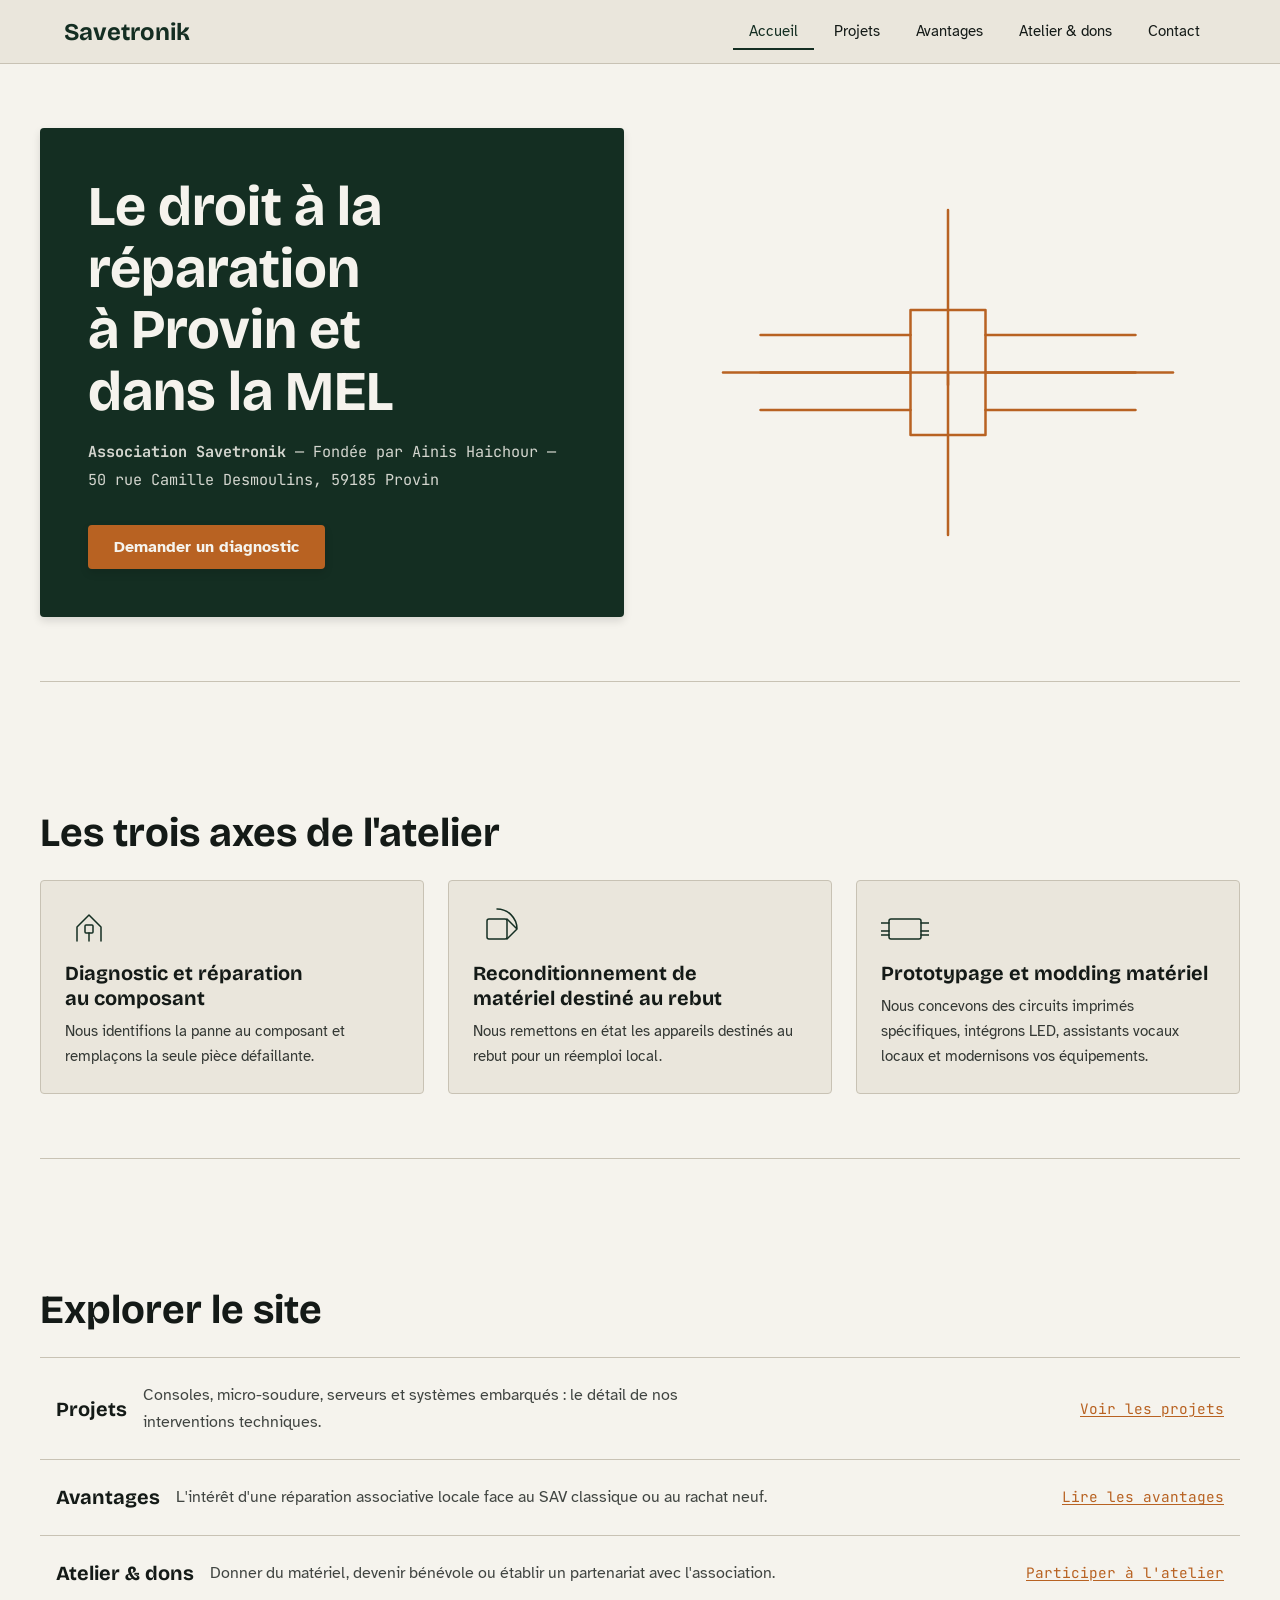
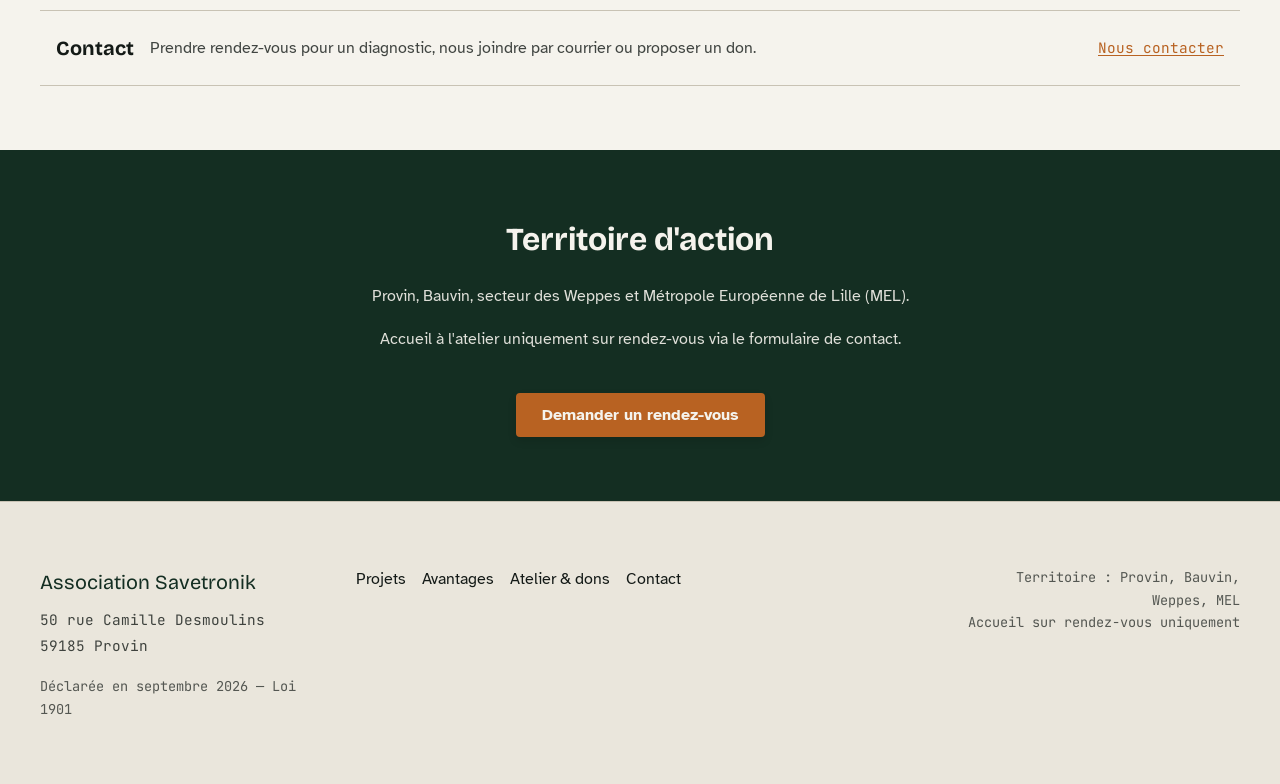
<file: index.html>
<!DOCTYPE html>
<html lang="fr">
<head>
  <meta charset="UTF-8">
  <meta name="viewport" content="width=device-width, initial-scale=1.0">
  <title>Savetronik — Réparation électronique, reconditionnement et modding à Provin (MEL)</title>
  <meta name="description" content="Association Savetronik (Loi 1901) à Provin : diagnostic et réparation au composant, reconditionnement, modding. Accueil sur rendez-vous. Territoire : Provin, Bauvin, Weppes, MEL.">
  <link rel="preconnect" href="https://fonts.googleapis.com">
  <link rel="preconnect" href="https://fonts.gstatic.com" crossorigin>
  <link href="https://fonts.googleapis.com/css2?family=Bricolage+Grotesque:opsz,wght@12..96,400;12..96,700&family=Atkinson+Hyperlegible:ital,wght@0,400;0,700;1,400&family=JetBrains+Mono:wght@400;700&display=swap" rel="stylesheet">
  <link rel="stylesheet" href="style.css">
</head>
<body>
  <a href="#main" class="skip-link">Aller au contenu principal</a>
  <header class="site-header" role="banner">
    <div class="header-inner">
      <a href="index.html" class="site-logo" aria-label="Savetronik - Accueil">Savetronik</a>
      <nav class="site-nav" aria-label="Navigation principale">
        <ul>
          <li><a href="index.html" aria-current="page">Accueil</a></li>
          <li><a href="projets.html">Projets</a></li>
          <li><a href="avantages.html">Avantages</a></li>
          <li><a href="atelier.html">Atelier & dons</a></li>
          <li><a href="contact.html">Contact</a></li>
        </ul>
      </nav>
    </div>
  </header>

  <main id="main">
    <section class="hero container" aria-labelledby="hero-title">
      <div class="hero-text-block">
        <h1 id="hero-title">Le droit à la réparation à Provin et dans la MEL</h1>
        <p class="hero-subtitle"><strong class="font-mono">Association Savetronik</strong> — Fondée par Ainis Haichour — 50 rue Camille Desmoulins, 59185 Provin</p>
        <a href="contact.html" class="btn btn-primary">Demander un diagnostic</a>
      </div>
      <div class="hero-visual" aria-hidden="true">
        <svg class="hero-svg" viewBox="0 0 400 300" role="img" aria-label="Animation de tracé de circuit imprimé : pistes en cuivre reliant une puce centrale aux connecteurs périphériques.">
          <path class="circuit-path" d="M 20 150 H 380" />
          <path class="circuit-path" d="M 200 20 V 280" />
          <path class="circuit-path" d="M 170 100 H 230 V 200 H 170 Z" />
          <path class="circuit-path" d="M 170 120 H 50 M 170 150 H 50 M 170 180 H 50" />
          <path class="circuit-path" d="M 230 120 H 350 M 230 150 H 350 M 230 180 H 350" />
          <path class="circuit-path" d="M 200 150 L 200 160" />
        </svg>
      </div>
    </section>

    <section class="axes container" aria-labelledby="axes-title">
      <h2 id="axes-title" class="section-title">Les trois axes de l'atelier</h2>
      <div class="axes-grid">
        <article class="axis-card">
          <svg class="axis-icon" viewBox="0 0 48 48" aria-hidden="true">
            <path d="M12 36 L12 22 L24 10 L36 22 L36 36" />
            <rect x="20" y="20" width="8" height="8" rx="1" />
            <line x1="24" y1="28" x2="24" y2="36" />
          </svg>
          <h3>Diagnostic et réparation au composant</h3>
          <p>Nous identifions la panne au composant et remplaçons la seule pièce défaillante.</p>
        </article>
        <article class="axis-card">
          <svg class="axis-icon" viewBox="0 0 48 48" aria-hidden="true">
            <path d="M24 4 A20 20 0 0 1 44 24 M34 14 L44 24 L34 34" />
            <rect x="14" y="14" width="20" height="20" rx="2" />
          </svg>
          <h3>Reconditionnement de matériel destiné au rebut</h3>
          <p>Nous remettons en état les appareils destinés au rebut pour un réemploi local.</p>
        </article>
        <article class="axis-card">
          <svg class="axis-icon" viewBox="0 0 48 48" aria-hidden="true">
            <rect x="8" y="14" width="32" height="20" rx="2" />
            <g stroke-width="1.5">
              <line x1="8" y1="18" x2="0" y2="18" />
              <line x1="8" y1="26" x2="0" y2="26" />
              <line x1="8" y1="30" x2="0" y2="30" />
              <line x1="40" y1="18" x2="48" y2="18" />
              <line x1="40" y1="26" x2="48" y2="26" />
              <line x1="40" y1="30" x2="48" y2="30" />
            </g>
          </svg>
          <h3>Prototypage et modding matériel</h3>
          <p>Nous concevons des circuits imprimés spécifiques, intégrons LED, assistants vocaux locaux et modernisons vos équipements.</p>
        </article>
      </div>
    </section>

    <section class="renvois-section container" aria-labelledby="renvois-title">
      <h2 id="renvois-title" class="section-title">Explorer le site</h2>
      <ol class="renvois">
        <li>
          <a href="projets.html">
            <span class="renvois-title">Projets</span>
            <span class="renvois-desc">Consoles, micro-soudure, serveurs et systèmes embarqués : le détail de nos interventions techniques.</span>
            <span class="renvois-link">Voir les projets</span>
          </a>
        </li>
        <li>
          <a href="avantages.html">
            <span class="renvois-title">Avantages</span>
            <span class="renvois-desc">L'intérêt d'une réparation associative locale face au SAV classique ou au rachat neuf.</span>
            <span class="renvois-link">Lire les avantages</span>
          </a>
        </li>
        <li>
          <a href="atelier.html">
            <span class="renvois-title">Atelier & dons</span>
            <span class="renvois-desc">Donner du matériel, devenir bénévole ou établir un partenariat avec l'association.</span>
            <span class="renvois-link">Participer à l'atelier</span>
          </a>
        </li>
        <li>
          <a href="contact.html">
            <span class="renvois-title">Contact</span>
            <span class="renvois-desc">Prendre rendez-vous pour un diagnostic, nous joindre par courrier ou proposer un don.</span>
            <span class="renvois-link">Nous contacter</span>
          </a>
        </li>
      </ol>
    </section>

    <section class="territoire" aria-labelledby="territoire-title">
      <div class="container">
        <h2 id="territoire-title">Territoire d'action</h2>
        <p>Provin, Bauvin, secteur des Weppes et Métropole Européenne de Lille (MEL).</p>
        <p>Accueil à l'atelier uniquement sur rendez-vous via le formulaire de contact.</p>
        <a href="contact.html" class="btn btn-primary">Demander un rendez-vous</a>
      </div>
    </section>
  </main>

  <footer class="site-footer" role="contentinfo">
    <div class="footer-grid">
      <div class="footer-info">
        <span class="font-mono">Association Savetronik</span>
        <address>
          50 rue Camille Desmoulins<br>
          59185 Provin
        </address>
        <p>Déclarée en septembre 2026 — Loi 1901</p>
      </div>
      <div class="footer-nav">
        <ul>
          <li><a href="projets.html">Projets</a></li>
          <li><a href="avantages.html">Avantages</a></li>
          <li><a href="atelier.html">Atelier & dons</a></li>
          <li><a href="contact.html">Contact</a></li>
        </ul>
      </div>
      <div class="footer-territory">
        <p>Territoire : Provin, Bauvin, Weppes, MEL</p>
        <p>Accueil sur rendez-vous uniquement</p>
      </div>
    </div>
  </footer>
</body>
</html>
</file>
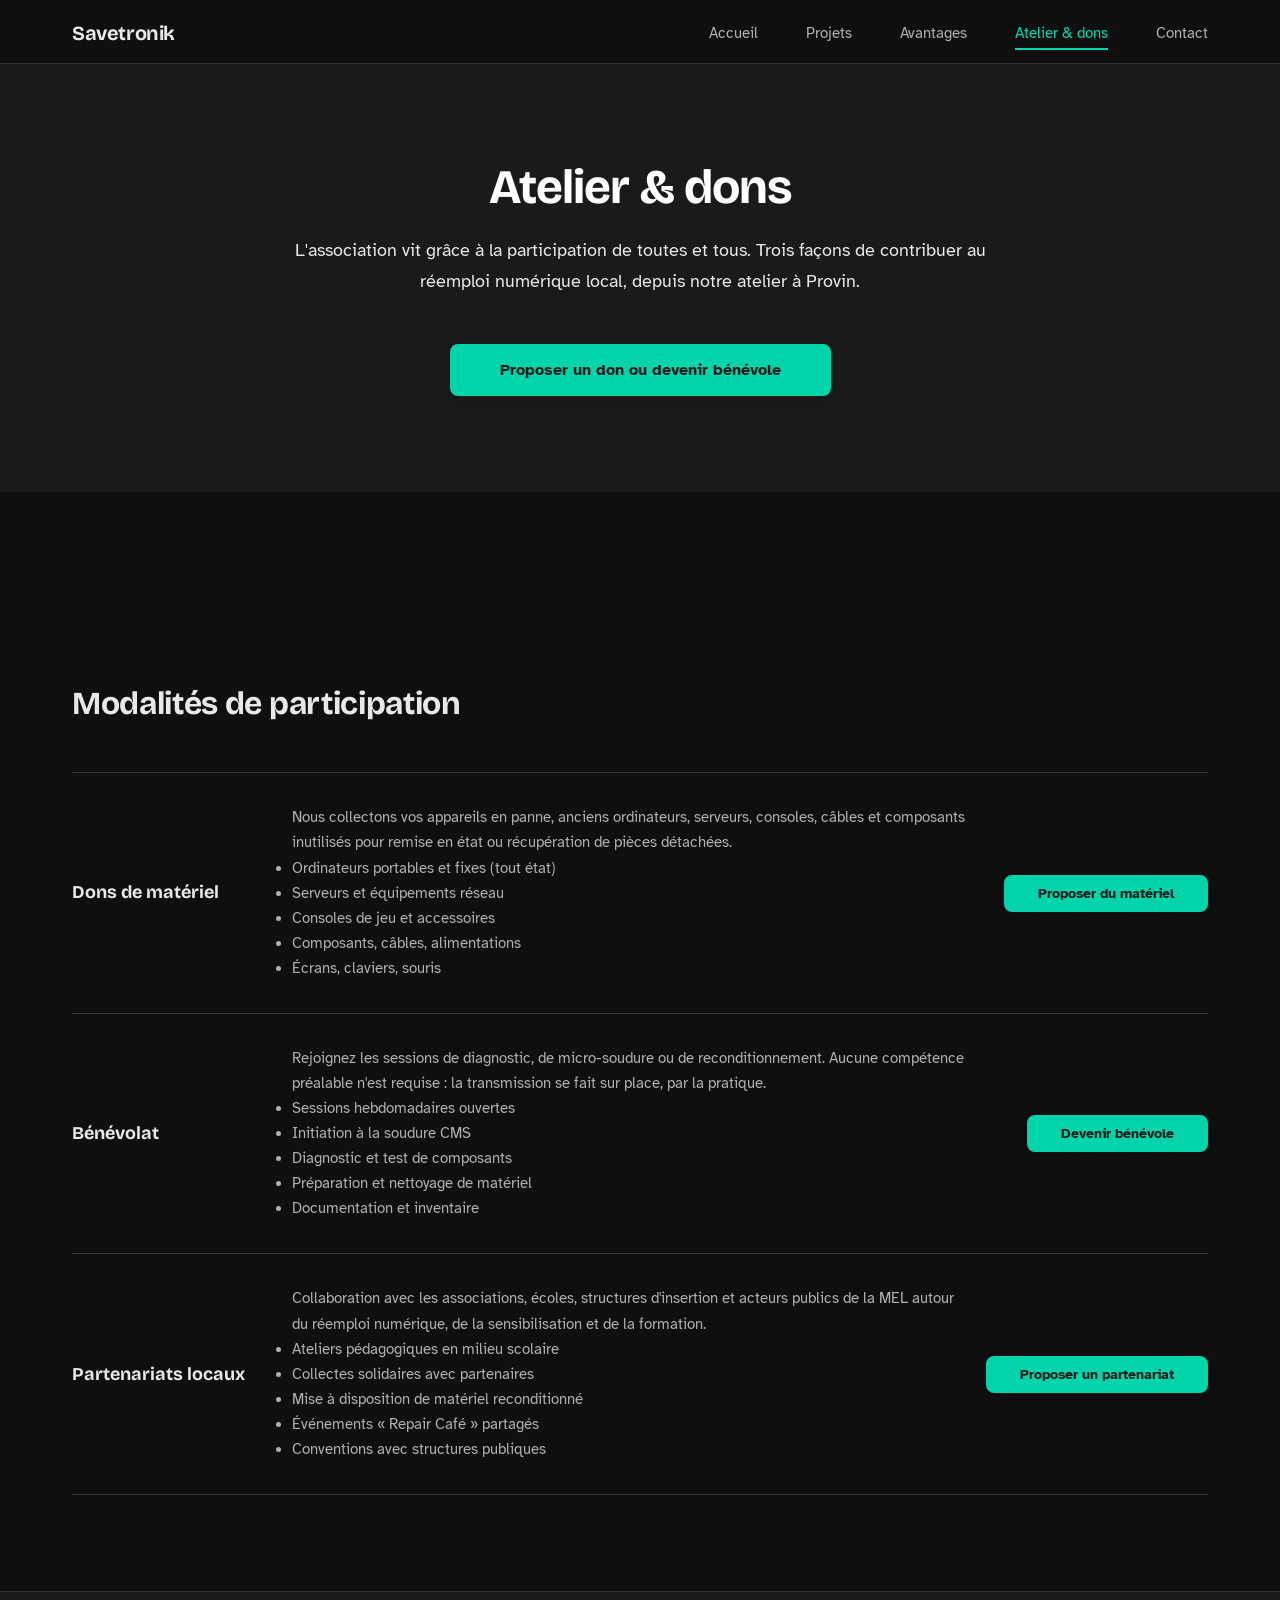
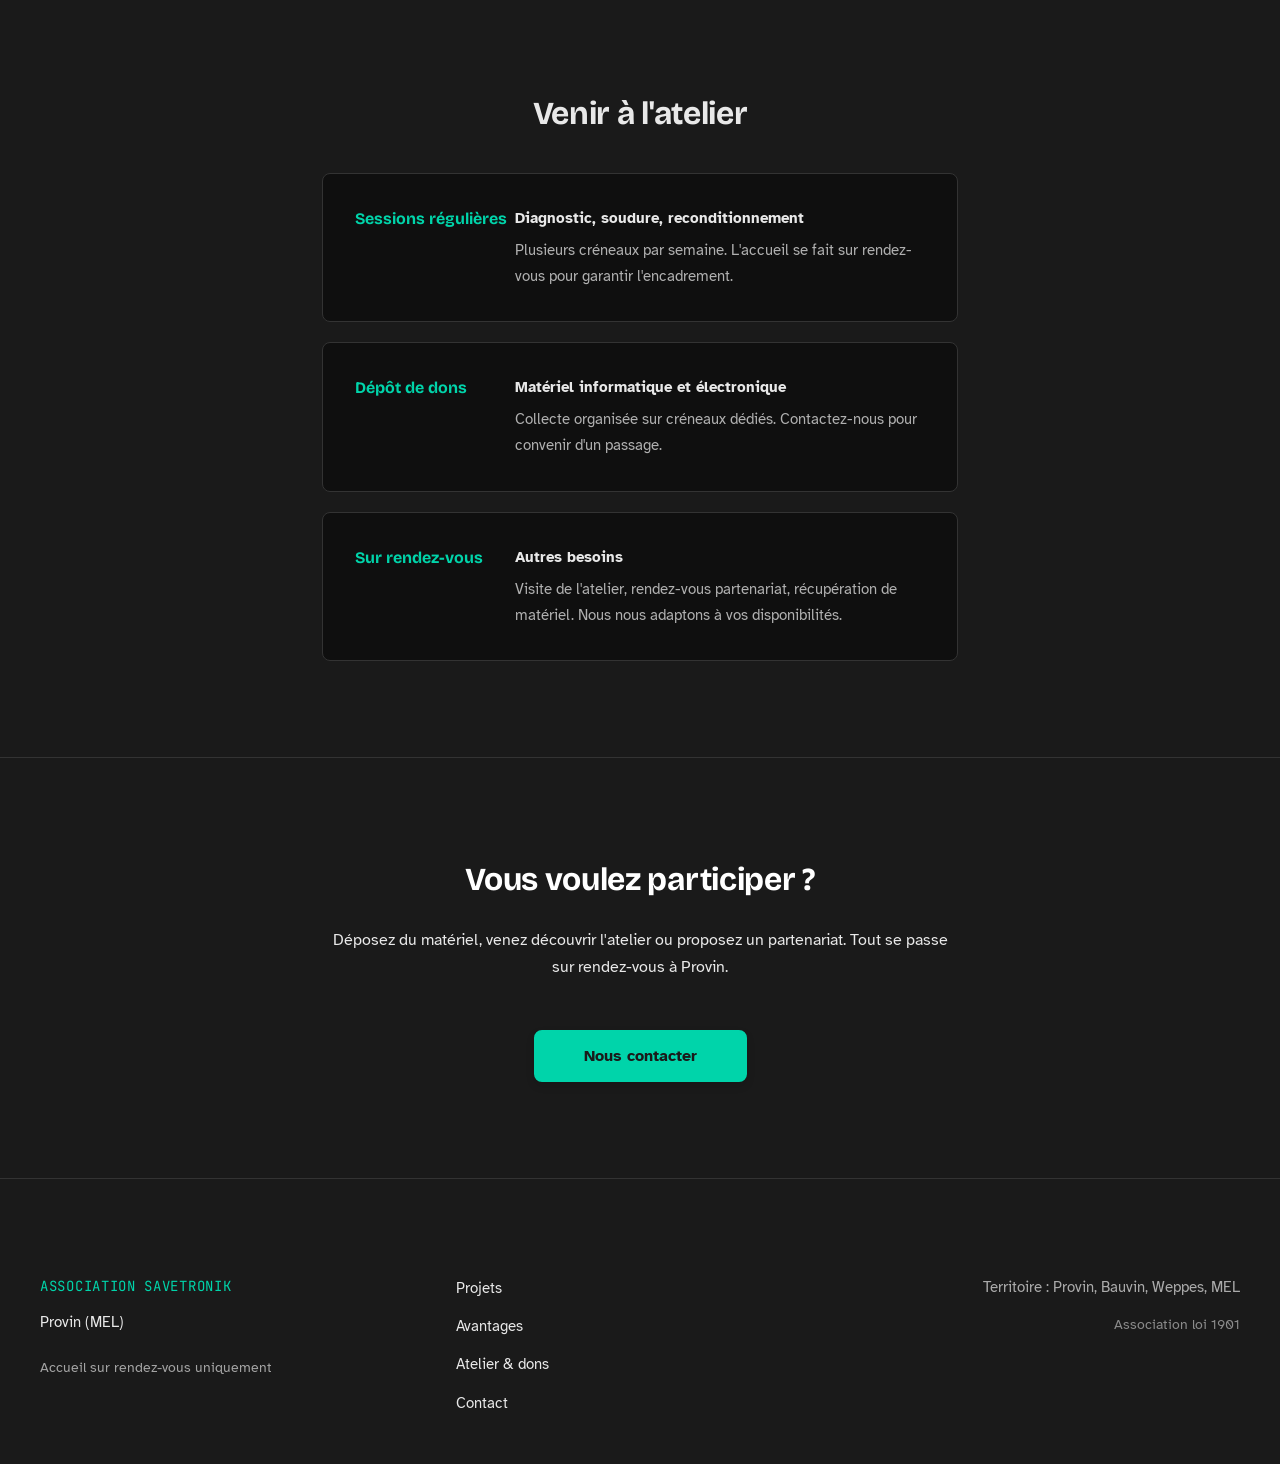
<file: atelier.html>
<!DOCTYPE html>
<html lang="fr">
<head>
  <meta charset="UTF-8">
  <meta name="viewport" content="width=device-width, initial-scale=1.0">
  <title>Atelier & dons — Savetronik</title>
  <meta name="description" content="Participez à la vie de l'association Savetronik : dons de matériel, bénévolat, partenariats locaux. Atelier à Provin (MEL).">
  <link rel="preconnect" href="https://fonts.googleapis.com">
  <link rel="preconnect" href="https://fonts.gstatic.com" crossorigin>
  <link href="https://fonts.googleapis.com/css2?family=Bricolage+Grotesque:opsz,wght@12..96,400;12..96,700&family=Atkinson+Hyperlegible:ital,wght@0,400;0,700;1,400&family=JetBrains+Mono:wght@400;700&display=swap" rel="stylesheet">
  <link rel="stylesheet" href="style.css">
  <style>
    :root {
      --color-bg: #0f0f0f;
      --color-surface: #1a1a1a;
      --color-surface-elevated: #222;
      --color-block: #1a1a1a;
      --color-text: #e8e8e8;
      --color-text-muted: #b0b0b0;
      --color-text-on-block: #ffffff;
      --color-border: #333;
      --color-border-focus: #00d4aa;
      --color-accent: #00d4aa;
      --color-accent-hover: #00e8bb;
      --color-accent-muted: rgba(0, 212, 170, 0.12);
      --font-title: "Bricolage Grotesque", system-ui, sans-serif;
      --font-body: "Atkinson Hyperlegible", system-ui, sans-serif;
      --font-mono: "JetBrains Mono", ui-monospace, monospace;
      --space-xs: clamp(0.25rem, 0.5vw, 0.375rem);
      --space-s: clamp(0.5rem, 1vw, 0.75rem);
      --space-m: clamp(1rem, 2vw, 1.25rem);
      --space-l: clamp(1.5rem, 3vw, 2rem);
      --space-xl: clamp(2rem, 4vw, 3rem);
      --space-xxl: clamp(3rem, 6vw, 4.5rem);
      --space-xxxl: clamp(4rem, 8vw, 6rem);
      --radius: 8px;
      --radius-sm: 4px;
      --line-width: 70ch;
      --transition-fast: 150ms ease;
      --transition-base: 200ms ease;
      --transition-slow: 300ms ease;
      --focus-ring: 0 0 0 3px var(--color-accent-muted);
    }

    @media (prefers-reduced-motion: reduce) {
      :root {
        --transition-fast: 0ms;
        --transition-base: 0ms;
        --transition-slow: 0ms;
      }
    }

    .skip-link {
      position: absolute;
      top: -100%;
      left: 50%;
      transform: translateX(-50%);
      padding: var(--space-s) var(--space-m);
      background: var(--color-accent);
      color: var(--color-block);
      font-family: var(--font-body);
      font-weight: 700;
      font-size: 0.875rem;
      border-radius: var(--radius-sm);
      z-index: 10000;
      transition: top var(--transition-fast);
    }
    .skip-link:focus-visible {
      top: var(--space-m);
      outline: none;
      box-shadow: var(--focus-ring);
    }

    .site-header {
      background: var(--color-bg);
      border-bottom: 1px solid var(--color-border);
      position: sticky;
      top: 0;
      z-index: 100;
    }
    .header-inner {
      max-width: 1200px;
      margin: 0 auto;
      padding: var(--space-m) var(--space-l);
      display: flex;
      justify-content: space-between;
      align-items: center;
      gap: var(--space-l);
      flex-wrap: wrap;
    }
    .site-logo {
      font-family: var(--font-title);
      font-size: 1.25rem;
      font-weight: 700;
      color: var(--color-text);
      text-decoration: none;
      letter-spacing: -0.02em;
    }
    .site-logo:focus-visible {
      outline: none;
      box-shadow: var(--focus-ring);
      border-radius: var(--radius-sm);
    }
    .site-nav ul {
      list-style: none;
      display: flex;
      gap: var(--space-xl);
      margin: 0;
      padding: 0;
      flex-wrap: wrap;
      justify-content: flex-end;
    }
    .site-nav a {
      font-family: var(--font-body);
      font-size: 0.95rem;
      color: var(--color-text-muted);
      text-decoration: none;
      transition: color var(--transition-fast);
      padding: var(--space-xs) 0;
      border-bottom: 2px solid transparent;
    }
    .site-nav a:hover { color: var(--color-text); }
    .site-nav a[aria-current="page"] {
      color: var(--color-accent);
      border-bottom-color: var(--color-accent);
    }
    .site-nav a:focus-visible {
      outline: none;
      box-shadow: var(--focus-ring);
      border-radius: var(--radius-sm);
    }

    .atelier-hero {
      background: var(--color-block);
      color: var(--color-text-on-block);
      padding: var(--space-xxxl) var(--space-l);
      text-align: center;
    }
    .atelier-hero .container { max-width: 800px; margin: 0 auto; }
    .atelier-hero h1 {
      font-family: var(--font-title);
      font-size: clamp(2rem, 5vw, 3rem);
      font-weight: 700;
      line-height: 1.15;
      margin-bottom: var(--space-m);
      text-wrap: balance;
      letter-spacing: -0.02em;
    }
    .atelier-hero .lead {
      font-family: var(--font-body);
      font-size: clamp(1rem, 1.5vw, 1.125rem);
      line-height: 1.7;
      opacity: 0.9;
      max-width: 65ch;
      margin: 0 auto var(--space-xl);
      text-wrap: pretty;
    }
    .btn {
      display: inline-flex;
      align-items: center;
      justify-content: center;
      gap: var(--space-s);
      padding: var(--space-s) var(--space-xl);
      font-family: var(--font-body);
      font-size: 1rem;
      font-weight: 700;
      line-height: 1.5;
      text-decoration: none;
      border-radius: var(--radius);
      border: 2px solid transparent;
      cursor: pointer;
      transition: background-color var(--transition-fast), border-color var(--transition-fast), color var(--transition-fast);
    }
    .btn-primary {
      background: var(--color-accent);
      color: var(--color-block);
      border-color: var(--color-accent);
    }
    .btn-primary:hover {
      background: var(--color-accent-hover);
      border-color: var(--color-accent-hover);
    }
    .btn-primary:focus-visible {
      outline: none;
      box-shadow: var(--focus-ring);
    }

    .modalites {
      padding: var(--space-xxxl) var(--space-l);
    }
    .modalites .container { max-width: 1200px; margin: 0 auto; }
    .section-title {
      font-family: var(--font-title);
      font-size: clamp(1.5rem, 3vw, 2rem);
      font-weight: 700;
      line-height: 1.25;
      color: var(--color-text);
      margin-bottom: var(--space-xl);
      text-wrap: balance;
      letter-spacing: -0.01em;
    }
    .modalites-list {
      border-top: 1px solid var(--color-border);
    }
    .modalite-row {
      display: grid;
      grid-template-columns: 1fr;
      gap: var(--space-m);
      padding: var(--space-l) 0;
      border-bottom: 1px solid var(--color-border);
      align-items: start;
    }
    @media (min-width: 768px) {
      .modalite-row { grid-template-columns: 200px 1fr auto; align-items: center; }
    }
    .modalite-title {
      font-family: var(--font-title);
      font-size: 1.125rem;
      font-weight: 700;
      color: var(--color-text);
      line-height: 1.3;
    }
    .modalite-desc {
      font-family: var(--font-body);
      font-size: 0.95rem;
      line-height: 1.65;
      color: var(--color-text-muted);
      max-width: var(--line-width);
    }
    .modalite-action .btn { font-size: 0.875rem; padding: var(--space-xs) var(--space-l); white-space: nowrap; }
    @media (max-width: 767px) {
      .modalite-action { margin-top: var(--space-s); }
    }

    .horaires {
      padding: var(--space-xxxl) var(--space-l);
      background: var(--color-surface);
      border-top: 1px solid var(--color-border);
      border-bottom: 1px solid var(--color-border);
    }
    .horaires .container { max-width: 700px; margin: 0 auto; }
    .horaires h2 {
      font-family: var(--font-title);
      font-size: clamp(1.5rem, 3vw, 2rem);
      font-weight: 700;
      margin-bottom: var(--space-l);
      text-align: center;
      text-wrap: balance;
      color: var(--color-text);
      letter-spacing: -0.01em;
    }
    .horaires-list { display: flex; flex-direction: column; gap: var(--space-m); }
    .horaire-row {
      display: grid;
      grid-template-columns: 1fr;
      gap: var(--space-m);
      padding: var(--space-l);
      background: var(--color-bg);
      border: 1px solid var(--color-border);
      border-radius: var(--radius);
      text-align: left;
    }
    @media (min-width: 600px) {
      .horaire-row { grid-template-columns: 140px 1fr; text-align: left; }
    }
    .horaire-day {
      font-family: var(--font-title);
      font-size: 1rem;
      font-weight: 700;
      color: var(--color-accent);
      white-space: nowrap;
    }
    .horaire-details {
      font-family: var(--font-body);
      font-size: 0.95rem;
      line-height: 1.7;
      color: var(--color-text-muted);
    }
    .horaire-details strong { color: var(--color-text); font-weight: 700; display: block; margin-bottom: var(--space-xs); }

    .cta-bandeau {
      background: var(--color-block);
      color: var(--color-text-on-block);
      padding: var(--space-xxxl) var(--space-l);
      text-align: center;
    }
    .cta-bandeau .container { max-width: 700px; margin: 0 auto; }
    .cta-bandeau h2 {
      font-family: var(--font-title);
      font-size: clamp(1.5rem, 3vw, 2rem);
      font-weight: 700;
      margin-bottom: var(--space-m);
      text-wrap: balance;
      letter-spacing: -0.01em;
    }
    .cta-bandeau p {
      font-family: var(--font-body);
      opacity: 0.9;
      line-height: 1.7;
      margin-bottom: var(--space-xl);
      text-wrap: pretty;
      max-width: 65ch;
      margin-left: auto;
      margin-right: auto;
    }

    .site-footer {
      background: var(--color-block);
      color: var(--color-text-on-block);
      padding: var(--space-xxxl) var(--space-l) var(--space-xl);
      border-top: 1px solid var(--color-border);
    }
    .footer-grid {
      max-width: 1200px;
      margin: 0 auto;
      display: grid;
      gap: var(--space-xl);
      grid-template-columns: 1fr;
      text-align: center;
    }
    @media (min-width: 768px) {
      .footer-grid { grid-template-columns: 1fr 1fr 1fr; text-align: left; }
    }
    .footer-info .font-mono {
      display: block;
      font-family: var(--font-mono);
      font-size: 0.875rem;
      color: var(--color-accent);
      margin-bottom: var(--space-s);
      letter-spacing: 0.05em;
      text-transform: uppercase;
    }
    .footer-info address {
      font-style: normal;
      font-family: var(--font-body);
      font-size: 0.95rem;
      line-height: 1.7;
      color: var(--color-text-on-block);
      opacity: 0.9;
      margin-bottom: var(--space-s);
    }
    .footer-info p {
      font-family: var(--font-body);
      font-size: 0.9rem;
      color: var(--color-text-on-block);
      opacity: 0.6;
    }
    .footer-nav ul {
      list-style: none;
      padding: 0;
      margin: 0;
      display: flex;
      flex-direction: column;
      gap: var(--space-s);
    }
    .footer-nav a {
      font-family: var(--font-body);
      font-size: 0.95rem;
      color: var(--color-text-on-block);
      opacity: 0.9;
      text-decoration: none;
      transition: opacity var(--transition-fast), color var(--transition-fast);
    }
    .footer-nav a:hover { opacity: 1; color: var(--color-accent); }
    .footer-nav a:focus-visible {
      outline: none;
      box-shadow: var(--focus-ring);
      border-radius: var(--radius-sm);
    }
    .footer-territory p {
      font-family: var(--font-body);
      font-size: 0.95rem;
      line-height: 1.7;
      color: var(--color-text-on-block);
      opacity: 0.9;
      margin: 0 0 var(--space-s);
    }
    .footer-territory p:last-child { margin-bottom: 0; opacity: 0.7; font-size: 0.9rem; }
  </style>
</head>
<body>
  <a href="#main" class="skip-link">Aller au contenu principal</a>
  <header class="site-header" role="banner">
    <div class="header-inner">
      <a href="index.html" class="site-logo" aria-label="Savetronik - Accueil">Savetronik</a>
      <nav class="site-nav" aria-label="Navigation principale">
        <ul>
          <li><a href="index.html">Accueil</a></li>
          <li><a href="projets.html">Projets</a></li>
          <li><a href="avantages.html">Avantages</a></li>
          <li><a href="atelier.html" aria-current="page">Atelier & dons</a></li>
          <li><a href="contact.html">Contact</a></li>
        </ul>
      </nav>
    </div>
  </header>

  <main id="main">
    <section class="atelier-hero" aria-labelledby="atelier-title">
      <div class="container">
        <h1 id="atelier-title">Atelier & dons</h1>
        <p class="lead">L'association vit grâce à la participation de toutes et tous. Trois façons de contribuer au réemploi numérique local, depuis notre atelier à Provin.</p>
        <a href="contact.html" class="btn btn-primary">Proposer un don ou devenir bénévole</a>
      </div>
    </section>

    <section class="modalites container" aria-labelledby="modalites-title">
      <h2 id="modalites-title" class="section-title">Modalités de participation</h2>
      <div class="modalites-list">
        <article class="modalite-row">
          <h3 class="modalite-title">Dons de matériel</h3>
          <div class="modalite-desc">
            <p>Nous collectons vos appareils en panne, anciens ordinateurs, serveurs, consoles, câbles et composants inutilisés pour remise en état ou récupération de pièces détachées.</p>
            <ul>
              <li>Ordinateurs portables et fixes (tout état)</li>
              <li>Serveurs et équipements réseau</li>
              <li>Consoles de jeu et accessoires</li>
              <li>Composants, câbles, alimentations</li>
              <li>Écrans, claviers, souris</li>
            </ul>
          </div>
          <div class="modalite-action"><a href="contact.html" class="btn btn-primary">Proposer du matériel</a></div>
        </article>
        <article class="modalite-row">
          <h3 class="modalite-title">Bénévolat</h3>
          <div class="modalite-desc">
            <p>Rejoignez les sessions de diagnostic, de micro-soudure ou de reconditionnement. Aucune compétence préalable n'est requise : la transmission se fait sur place, par la pratique.</p>
            <ul>
              <li>Sessions hebdomadaires ouvertes</li>
              <li>Initiation à la soudure CMS</li>
              <li>Diagnostic et test de composants</li>
              <li>Préparation et nettoyage de matériel</li>
              <li>Documentation et inventaire</li>
            </ul>
          </div>
          <div class="modalite-action"><a href="contact.html" class="btn btn-primary">Devenir bénévole</a></div>
        </article>
        <article class="modalite-row">
          <h3 class="modalite-title">Partenariats locaux</h3>
          <div class="modalite-desc">
            <p>Collaboration avec les associations, écoles, structures d'insertion et acteurs publics de la MEL autour du réemploi numérique, de la sensibilisation et de la formation.</p>
            <ul>
              <li>Ateliers pédagogiques en milieu scolaire</li>
              <li>Collectes solidaires avec partenaires</li>
              <li>Mise à disposition de matériel reconditionné</li>
              <li>Événements « Repair Café » partagés</li>
              <li>Conventions avec structures publiques</li>
            </ul>
          </div>
          <div class="modalite-action"><a href="contact.html" class="btn btn-primary">Proposer un partenariat</a></div>
        </article>
      </div>
    </section>

    <section class="horaires" aria-labelledby="horaires-title">
      <div class="container">
        <h2 id="horaires-title">Venir à l'atelier</h2>
        <div class="horaires-list">
          <article class="horaire-row">
            <div class="horaire-day">Sessions régulières</div>
            <div class="horaire-details"><strong>Diagnostic, soudure, reconditionnement</strong>Plusieurs créneaux par semaine. L'accueil se fait sur rendez-vous pour garantir l'encadrement.</div>
          </article>
          <article class="horaire-row">
            <div class="horaire-day">Dépôt de dons</div>
            <div class="horaire-details"><strong>Matériel informatique et électronique</strong>Collecte organisée sur créneaux dédiés. Contactez-nous pour convenir d'un passage.</div>
          </article>
          <article class="horaire-row">
            <div class="horaire-day">Sur rendez-vous</div>
            <div class="horaire-details"><strong>Autres besoins</strong>Visite de l'atelier, rendez-vous partenariat, récupération de matériel. Nous nous adaptons à vos disponibilités.</div>
          </article>
        </div>
      </div>
    </section>

    <section class="cta-bandeau" aria-labelledby="cta-title">
      <div class="container">
        <h2 id="cta-title">Vous voulez participer ?</h2>
        <p>Déposez du matériel, venez découvrir l'atelier ou proposez un partenariat. Tout se passe sur rendez-vous à Provin.</p>
        <a href="contact.html" class="btn btn-primary">Nous contacter</a>
      </div>
    </section>
  </main>

  <footer class="site-footer" role="contentinfo">
    <div class="footer-grid">
      <div class="footer-info">
        <span class="font-mono">Association Savetronik</span>
        <address>
          Provin (MEL)
        </address>
        <p>Accueil sur rendez-vous uniquement</p>
      </div>
      <div class="footer-nav">
        <ul>
          <li><a href="projets.html">Projets</a></li>
          <li><a href="avantages.html">Avantages</a></li>
          <li><a href="atelier.html">Atelier & dons</a></li>
          <li><a href="contact.html">Contact</a></li>
        </ul>
      </div>
      <div class="footer-territory">
        <p>Territoire : Provin, Bauvin, Weppes, MEL</p>
        <p>Association loi 1901</p>
      </div>
    </div>
  </footer>
</body>
</html>
</file>
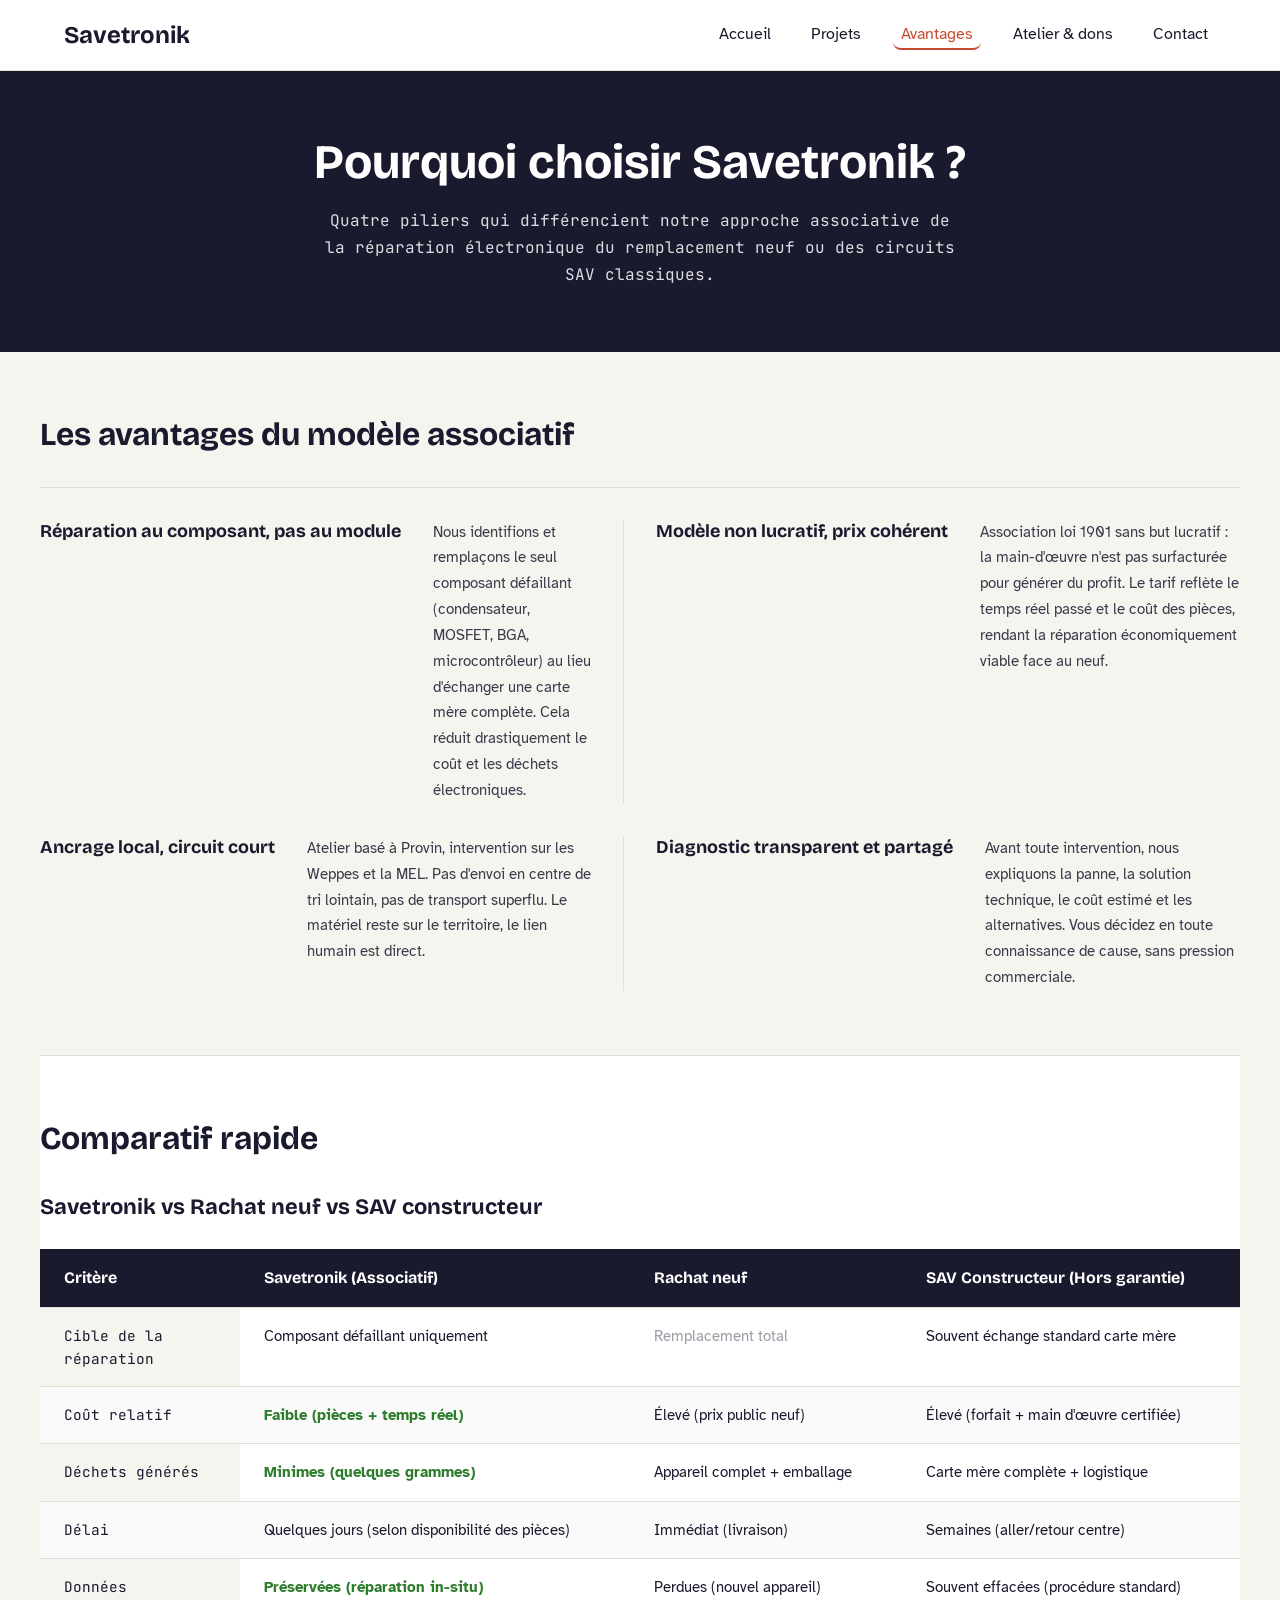
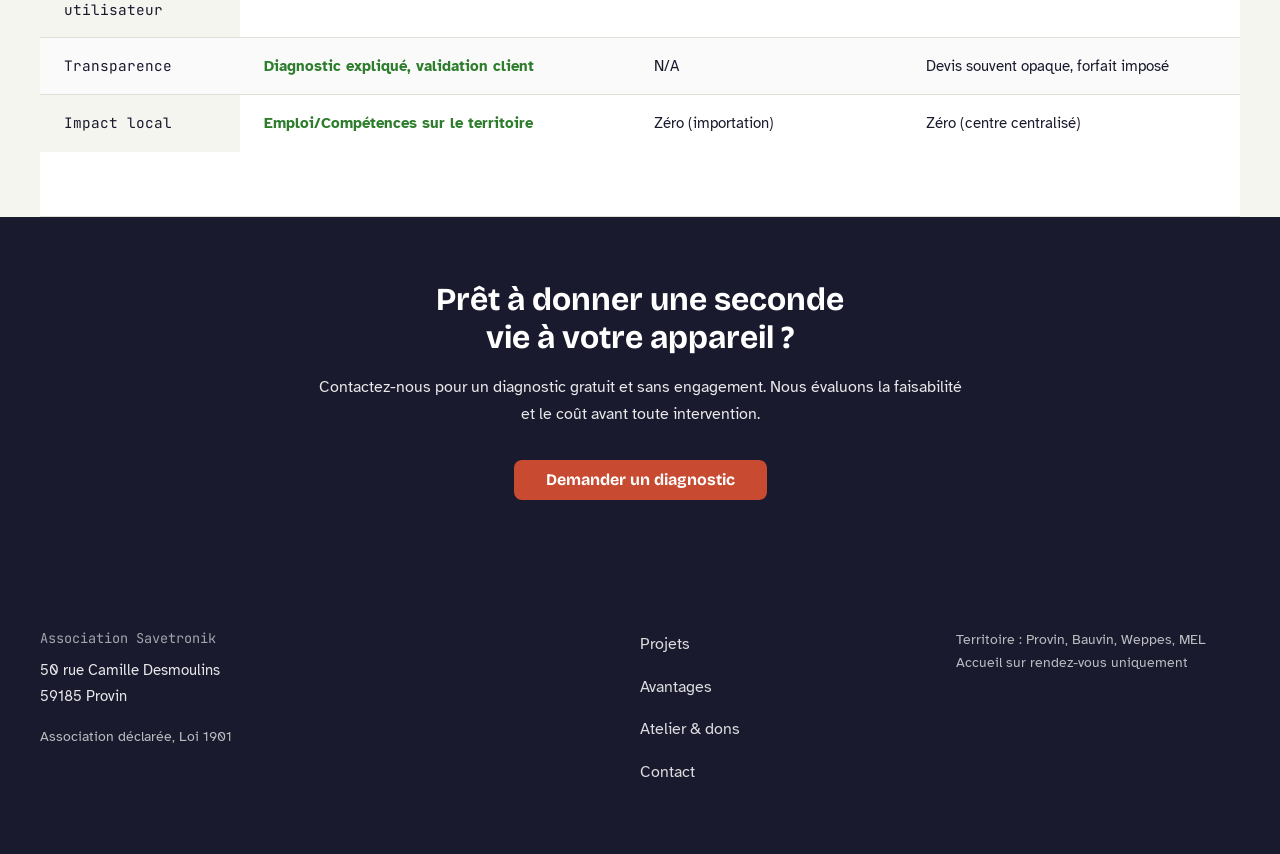
<file: avantages.html>
<!DOCTYPE html>
<html lang="fr">
<head>
  <meta charset="UTF-8">
  <meta name="viewport" content="width=device-width, initial-scale=1.0">
  <title>Avantages — Savetronik</title>
  <meta name="description" content="Pourquoi choisir l'association Savetronik pour réparer votre électronique ? Réparation au composant, modèle non lucratif, ancrage local, diagnostic transparent.">
  <link rel="preconnect" href="https://fonts.googleapis.com">
  <link rel="preconnect" href="https://fonts.gstatic.com" crossorigin>
  <link href="https://fonts.googleapis.com/css2?family=Bricolage+Grotesque:opsz,wght@12..96,400;12..96,700&family=Atkinson+Hyperlegible:ital,wght@0,400;0,700;1,400&family=JetBrains+Mono:wght@400;700&display=swap" rel="stylesheet">
  <style>
    /* ========================================
       DESIGN TOKENS (Fallbacks inclus pour autonomie)
       ======================================== */
    :root {
      --space-xs: 0.25rem; --space-s: 0.5rem; --space-m: 1rem; --space-l: 1.5rem; --space-xl: 2rem; --space-xxl: 3rem; --space-xxxl: 4rem;
      --color-bg: #f5f5f0; --color-surface: #ffffff; --color-block: #1a1a2e; --color-text: #1a1a2e; --color-text-muted: #5a5a6e; --color-text-on-block: #ffffff; --color-accent: #c84b31; --color-border: #e0dfd8; --color-success: #2d7d2d; --color-focus: #c84b31;
      --font-title: 'Bricolage Grotesque', sans-serif; --font-body: 'Atkinson Hyperlegible', sans-serif; --font-mono: 'JetBrains Mono', monospace;
      --radius: 8px; --anim-easing: cubic-bezier(0.25, 0.46, 0.45, 0.94);
      --container-max: 1200px; --text-measure: 65ch;
      --btn-bg: var(--color-accent); --btn-hover: color-mix(in srgb, var(--color-accent) 85%, black); --btn-text: var(--color-text-on-block);
    }

    /* ========================================
       RESET & BASE
       ======================================== */
    *, *::before, *::after { box-sizing: border-box; margin: 0; padding: 0; }
    html { scroll-behavior: smooth; }
    @media (prefers-reduced-motion: reduce) { html { scroll-behavior: auto; } *, *::before, *::after { animation-duration: 0.01ms !important; transition-duration: 0.01ms !important; } }
    body { font-family: var(--font-body); font-size: 1rem; line-height: 1.6; color: var(--color-text); background: var(--color-bg); }
    img { max-width: 100%; height: auto; display: block; }
    a { color: var(--color-accent); text-decoration: none; border-bottom: 1px solid currentColor; transition: opacity 150ms var(--anim-easing); }
    a:hover { opacity: 0.7; border-bottom-color: transparent; }
    a:focus-visible, button:focus-visible, [href]:focus-visible { outline: 2px solid var(--color-focus); outline-offset: 2px; border-radius: 2px; border-bottom-color: transparent; }
    .skip-link { position: absolute; top: -100%; left: 50%; transform: translateX(-50%); padding: var(--space-s) var(--space-l); background: var(--color-block); color: var(--color-text-on-block); z-index: 1000; border-radius: 0 0 var(--radius) var(--radius); }
    .skip-link:focus { top: 0; }
    .container { max-width: var(--container-max); margin: 0 auto; padding: 0 var(--space-l); }
    .btn { display: inline-block; padding: var(--space-s) var(--space-xl); background: var(--btn-bg); color: var(--btn-text); font-family: var(--font-title); font-weight: 700; font-size: 1rem; line-height: 1.5; border: none; border-radius: var(--radius); cursor: pointer; text-decoration: none; border-bottom: none; transition: background 150ms var(--anim-easing), transform 150ms var(--anim-easing); }
    .btn:hover { background: var(--btn-hover); color: var(--btn-text); opacity: 1; transform: translateY(-1px); }
    .btn:active { transform: translateY(0); }

    /* ========================================
       HEADER
       ======================================== */
    .site-header { background: var(--color-surface); border-bottom: 1px solid var(--color-border); position: sticky; top: 0; z-index: 100; }
    .header-inner { max-width: var(--container-max); margin: 0 auto; padding: var(--space-m) var(--space-l); display: flex; justify-content: space-between; align-items: center; gap: var(--space-l); flex-wrap: wrap; }
    .site-logo { font-family: var(--font-title); font-size: 1.5rem; font-weight: 700; color: var(--color-block); text-decoration: none; border-bottom: none; }
    .site-nav ul { display: flex; flex-wrap: wrap; gap: var(--space-s) var(--space-l); list-style: none; }
    .site-nav a { padding: var(--space-xs) var(--space-s); color: var(--color-text); font-weight: 400; border-bottom: 2px solid transparent; border-radius: var(--radius); }
    .site-nav a:hover { color: var(--color-accent); background: rgb(200 75 49 / 0.08); border-bottom-color: transparent; opacity: 1; }
    .site-nav a[aria-current="page"] { color: var(--color-accent); border-bottom-color: var(--color-accent); pointer-events: none; }

    /* ========================================
       HERO
       ======================================== */
    .page-hero { background: var(--color-block); color: var(--color-text-on-block); padding: var(--space-xxxl) var(--space-l); text-align: center; }
    .page-hero .container { max-width: 800px; }
    .page-hero h1 { font-family: var(--font-title); font-size: clamp(2rem, 5vw, 3rem); font-weight: 700; line-height: 1.15; margin-bottom: var(--space-m); text-wrap: balance; }
    .page-hero p { font-family: var(--font-mono); font-size: 1rem; line-height: 1.7; opacity: 0.85; max-width: var(--text-measure); margin: 0 auto; text-wrap: pretty; }

    /* ========================================
       AVANTAGES — Liste structurée (pas de cartes)
       ======================================== */
    .avantages-section { padding: var(--space-xxxl) 0; }
    .avantages-section .section-title { font-family: var(--font-title); font-size: clamp(1.5rem, 3vw, 2rem); font-weight: 700; line-height: 1.2; margin-bottom: var(--space-xl); text-wrap: balance; color: var(--color-text); }
    .avantages-list { display: grid; gap: var(--space-xl); border-top: 1px solid var(--color-border); padding-top: var(--space-xl); }
    @media (min-width: 768px) { .avantages-list { grid-template-columns: 1fr 1fr; } }
    @media (min-width: 1024px) { .avantages-list { grid-template-columns: repeat(2, 1fr); } }
    .avantage-item { display: grid; gap: var(--space-s); padding-bottom: var(--space-xl); border-bottom: 1px solid var(--color-border); }
    .avantage-item:last-child { border-bottom: none; padding-bottom: 0; }
    @media (min-width: 768px) { .avantage-item { grid-template-columns: max-content 1fr; align-items: start; gap: var(--space-l) var(--space-xl); padding-bottom: 0; border-bottom: none; border-right: 1px solid var(--color-border); padding-right: var(--space-xl); } .avantage-item:nth-child(2n) { border-right: none; padding-right: 0; } }
    .avantage-term { font-family: var(--font-title); font-size: 1.125rem; font-weight: 700; line-height: 1.3; color: var(--color-text); text-wrap: balance; }
    .avantage-def { font-family: var(--font-body); font-size: 0.95rem; line-height: 1.7; color: var(--color-text); opacity: 0.85; max-width: var(--text-measure); text-wrap: pretty; }

    /* ========================================
       COMPARATIF — Tableau responsive
       ======================================== */
    .comparatif-section { background: var(--color-surface); border-top: 1px solid var(--color-border); border-bottom: 1px solid var(--color-border); padding: var(--space-xxxl) 0; }
    .comparatif-section .section-title { font-family: var(--font-title); font-size: clamp(1.5rem, 3vw, 2rem); font-weight: 700; line-height: 1.2; margin-bottom: var(--space-xl); text-wrap: balance; color: var(--color-text); }
    .comparatif-table-wrapper { overflow-x: auto; -webkit-overflow-scrolling: touch; margin: 0 calc(-1 * var(--space-l)); padding: 0 var(--space-l); }
    .comparatif-table { width: 100%; min-width: 600px; border-collapse: collapse; font-size: 0.95rem; line-height: 1.6; font-family: var(--font-body); }
    .comparatif-table caption { font-family: var(--font-title); font-size: clamp(1.125rem, 2.5vw, 1.375rem); font-weight: 700; text-align: left; margin-bottom: var(--space-l); color: var(--color-text); caption-side: top; }
    .comparatif-table th, .comparatif-table td { padding: var(--space-m) var(--space-l); border-bottom: 1px solid var(--color-border); text-align: left; vertical-align: top; }
    .comparatif-table thead th { background: var(--color-block); color: var(--color-text-on-block); font-family: var(--font-title); font-weight: 700; font-size: 1rem; white-space: nowrap; }
    .comparatif-table tbody th { font-family: var(--font-mono); font-weight: 400; font-size: 0.9rem; color: var(--color-block); background: var(--color-bg); width: 200px; min-width: 200px; }
    .comparatif-table td { color: var(--color-text); }
    .comparatif-table tbody tr:last-child td, .comparatif-table tbody tr:last-child th { border-bottom: none; }
    .comparatif-table tbody tr:nth-child(even) td, .comparatif-table tbody tr:nth-child(even) th { background: rgb(0 0 0 / 0.02); }
    .comparatif-table .check { color: var(--color-success); font-weight: 700; }
    .comparatif-table .cross { color: var(--color-text-muted); opacity: 0.6; }

    /* ========================================
       CTA
       ======================================== */
    .cta-section { background: var(--color-block); color: var(--color-text-on-block); padding: var(--space-xxxl) var(--space-l); text-align: center; }
    .cta-section .container { max-width: 700px; }
    .cta-section h2 { font-family: var(--font-title); font-size: clamp(1.5rem, 3vw, 2rem); font-weight: 700; line-height: 1.2; margin-bottom: var(--space-m); text-wrap: balance; }
    .cta-section p { opacity: 0.9; line-height: 1.7; margin-bottom: var(--space-xl); max-width: var(--text-measure); margin-left: auto; margin-right: auto; text-wrap: pretty; }
    .cta-section .btn { --btn-bg: var(--color-accent); --btn-hover: color-mix(in srgb, var(--color-accent) 85%, black); --btn-focus-ring: var(--color-text-on-block); }

    /* ========================================
       FOOTER — Bloc unique
       ======================================== */
    .site-footer { background: var(--color-block); color: var(--color-text-on-block); padding: var(--space-xxxl) var(--space-l); }
    .footer-grid { max-width: var(--container-max); margin: 0 auto; display: grid; gap: var(--space-xl); grid-template-columns: 1fr; }
    @media (min-width: 768px) { .footer-grid { grid-template-columns: 2fr 1fr 1fr; align-items: start; } }
    .site-footer .font-mono { display: block; font-size: 0.85rem; opacity: 0.6; margin-bottom: var(--space-s); font-family: var(--font-mono); }
    .site-footer address { font-style: normal; line-height: 1.7; opacity: 0.9; font-size: 0.95rem; margin-bottom: var(--space-m); }
    .site-footer p { opacity: 0.7; font-size: 0.9rem; line-height: 1.6; margin: 0; }
    .site-footer a { color: inherit; opacity: 0.85; text-decoration: none; border-bottom: 1px solid transparent; transition: opacity 150ms, border-color 150ms; }
    .site-footer a:hover { opacity: 1; border-color: currentColor; }
    .site-footer ul { list-style: none; padding: 0; margin: 0; display: flex; flex-direction: column; gap: var(--space-s); }
    .site-footer li a { padding: var(--space-xs) 0; display: inline-block; }
  </style>
</head>
<body>
  <a href="#main" class="skip-link">Aller au contenu principal</a>
  <header class="site-header" role="banner">
    <div class="header-inner">
      <a href="index.html" class="site-logo" aria-label="Savetronik - Accueil">Savetronik</a>
      <nav class="site-nav" aria-label="Navigation principale">
        <ul>
          <li><a href="index.html">Accueil</a></li>
          <li><a href="projets.html">Projets</a></li>
          <li><a href="avantages.html" aria-current="page">Avantages</a></li>
          <li><a href="atelier.html">Atelier & dons</a></li>
          <li><a href="contact.html">Contact</a></li>
        </ul>
      </nav>
    </div>
  </header>

  <main id="main">
    <section class="page-hero" aria-labelledby="page-title">
      <div class="container">
        <h1 id="page-title">Pourquoi choisir Savetronik ?</h1>
        <p>Quatre piliers qui différencient notre approche associative de la réparation électronique du remplacement neuf ou des circuits SAV classiques.</p>
      </div>
    </section>

    <section class="avantages-section container" aria-labelledby="avantages-title">
      <h2 id="avantages-title" class="section-title">Les avantages du modèle associatif</h2>
      <div class="avantages-list">
        <article class="avantage-item">
          <h3 class="avantage-term">Réparation au composant, pas au module</h3>
          <p class="avantage-def">Nous identifions et remplaçons le seul composant défaillant (condensateur, MOSFET, BGA, microcontrôleur) au lieu d'échanger une carte mère complète. Cela réduit drastiquement le coût et les déchets électroniques.</p>
        </article>
        <article class="avantage-item">
          <h3 class="avantage-term">Modèle non lucratif, prix cohérent</h3>
          <p class="avantage-def">Association loi 1901 sans but lucratif : la main-d'œuvre n'est pas surfacturée pour générer du profit. Le tarif reflète le temps réel passé et le coût des pièces, rendant la réparation économiquement viable face au neuf.</p>
        </article>
        <article class="avantage-item">
          <h3 class="avantage-term">Ancrage local, circuit court</h3>
          <p class="avantage-def">Atelier basé à Provin, intervention sur les Weppes et la MEL. Pas d'envoi en centre de tri lointain, pas de transport superflu. Le matériel reste sur le territoire, le lien humain est direct.</p>
        </article>
        <article class="avantage-item">
          <h3 class="avantage-term">Diagnostic transparent et partagé</h3>
          <p class="avantage-def">Avant toute intervention, nous expliquons la panne, la solution technique, le coût estimé et les alternatives. Vous décidez en toute connaissance de cause, sans pression commerciale.</p>
        </article>
      </div>
    </section>

    <section class="comparatif-section container" aria-labelledby="comparatif-title">
      <h2 id="comparatif-title" class="section-title">Comparatif rapide</h2>
      <div class="comparatif-table-wrapper">
        <table class="comparatif-table">
          <caption>Savetronik vs Rachat neuf vs SAV constructeur</caption>
          <thead>
            <tr>
              <th scope="col">Critère</th>
              <th scope="col">Savetronik (Associatif)</th>
              <th scope="col">Rachat neuf</th>
              <th scope="col">SAV Constructeur (Hors garantie)</th>
            </tr>
          </thead>
          <tbody>
            <tr>
              <th scope="row">Cible de la réparation</th>
              <td>Composant défaillant uniquement</td>
              <td><span class="cross">Remplacement total</span></td>
              <td>Souvent échange standard carte mère</td>
            </tr>
            <tr>
              <th scope="row">Coût relatif</th>
              <td><span class="check">Faible (pièces + temps réel)</span></td>
              <td>Élevé (prix public neuf)</td>
              <td>Élevé (forfait + main d'œuvre certifiée)</td>
            </tr>
            <tr>
              <th scope="row">Déchets générés</th>
              <td><span class="check">Minimes (quelques grammes)</span></td>
              <td>Appareil complet + emballage</td>
              <td>Carte mère complète + logistique</td>
            </tr>
            <tr>
              <th scope="row">Délai</th>
              <td>Quelques jours (selon disponibilité des pièces)</td>
              <td>Immédiat (livraison)</td>
              <td>Semaines (aller/retour centre)</td>
            </tr>
            <tr>
              <th scope="row">Données utilisateur</th>
              <td><span class="check">Préservées (réparation in-situ)</span></td>
              <td>Perdues (nouvel appareil)</td>
              <td>Souvent effacées (procédure standard)</td>
            </tr>
            <tr>
              <th scope="row">Transparence</th>
              <td><span class="check">Diagnostic expliqué, validation client</span></td>
              <td>N/A</td>
              <td>Devis souvent opaque, forfait imposé</td>
            </tr>
            <tr>
              <th scope="row">Impact local</th>
              <td><span class="check">Emploi/Compétences sur le territoire</span></td>
              <td>Zéro (importation)</td>
              <td>Zéro (centre centralisé)</td>
            </tr>
          </tbody>
        </table>
      </div>
    </section>

    <section class="cta-section" aria-labelledby="cta-title">
      <div class="container">
        <h2 id="cta-title">Prêt à donner une seconde vie à votre appareil ?</h2>
        <p>Contactez-nous pour un diagnostic gratuit et sans engagement. Nous évaluons la faisabilité et le coût avant toute intervention.</p>
        <a href="contact.html" class="btn">Demander un diagnostic</a>
      </div>
    </section>
  </main>

  <footer class="site-footer" role="contentinfo">
    <div class="footer-grid">
      <div class="footer-info">
        <span class="font-mono">Association Savetronik</span>
        <address>
          50 rue Camille Desmoulins<br>
          59185 Provin
        </address>
        <p>Association déclarée, Loi 1901</p>
      </div>
      <div class="footer-nav">
        <ul>
          <li><a href="projets.html">Projets</a></li>
          <li><a href="avantages.html">Avantages</a></li>
          <li><a href="atelier.html">Atelier & dons</a></li>
          <li><a href="contact.html">Contact</a></li>
        </ul>
      </div>
      <div class="footer-territory">
        <p>Territoire : Provin, Bauvin, Weppes, MEL</p>
        <p>Accueil sur rendez-vous uniquement</p>
      </div>
    </div>
  </footer>
</body>
</html>
</file>
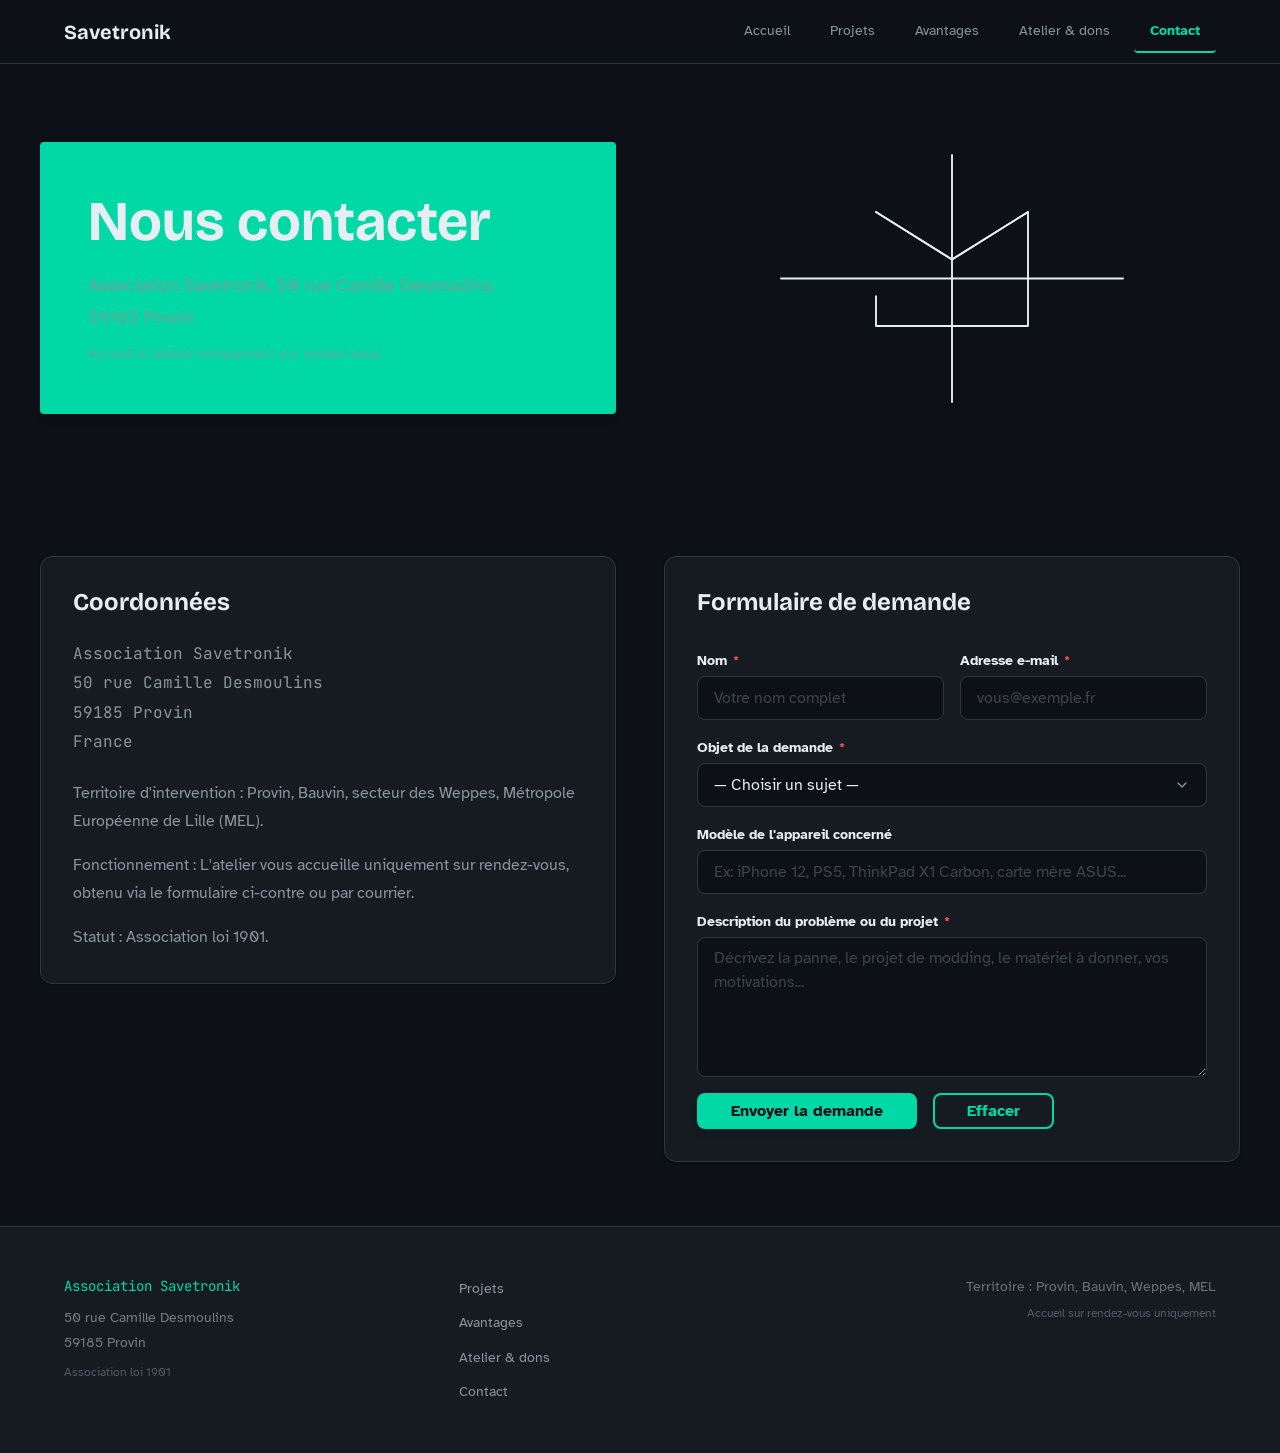
<file: contact-html.html>
<!DOCTYPE html>
<html lang="fr">
<head>
  <meta charset="UTF-8">
  <meta name="viewport" content="width=device-width, initial-scale=1.0">
  <title>Contact — Savetronik</title>
  <meta name="description" content="Contactez l'association Savetronik à Provin : demande de diagnostic, don de matériel, bénévolat ou partenariat. Accueil sur rendez-vous uniquement.">
  <link rel="preconnect" href="https://fonts.googleapis.com">
  <link rel="preconnect" href="https://fonts.gstatic.com" crossorigin>
  <link href="https://fonts.googleapis.com/css2?family=Bricolage+Grotesque:opsz,wght@12..96,400;12..96,700&family=Atkinson+Hyperlegible:ital,wght@0,400;0,700;1,400&family=JetBrains+Mono:wght@400;700&display=swap" rel="stylesheet">
  <link rel="stylesheet" href="style.css">
  <style>
    /* ==========================================================================
       Design Tokens (Cahier UI/UX) — Complément / Spécifique page Contact
       ========================================================================== */
    :root {
      /* Couleurs (Mode sombre par défaut, contraste >= 4.5:1) */
      --color-bg: #0d1117;
      --color-surface: #161b22;
      --color-surface-hover: #1c2128;
      --color-border: #30363d;
      --color-border-hover: #484f58;
      --color-text: #e6edf3;
      --color-text-muted: #8b949e;
      --color-text-subtle: #6e7681;
      --color-block: #00d9a5;       /* Accent principal (Teal électronique) */
      --color-block-hover: #00eeb3;
      --color-block-active: #00b88a;
      --color-focus: #58a6ff;       /* Focus ring (Bleu accessible) */
      --color-error: #f85149;
      --color-error-bg: #3d1210;
      --color-success: #3fb950;
      --color-success-bg: #11371d;

      /* Espacement (Base 4px) */
      --space-xs: 0.25rem;   /* 4px */
      --space-s: 0.5rem;     /* 8px */
      --space-m: 1rem;       /* 16px */
      --space-l: 1.5rem;     /* 24px */
      --space-xl: 2rem;      /* 32px */
      --space-xxl: 3rem;     /* 48px */
      --space-xxxl: 4rem;    /* 64px */

      /* Typographie */
      --font-title: 'Bricolage Grotesque', sans-serif;
      --font-ui: 'Atkinson Hyperlegible', sans-serif;
      --font-mono: 'JetBrains Mono', monospace;
      --fs-xs: 0.75rem;
      --fs-sm: 0.875rem;
      --fs-base: 1rem;
      --fs-lg: 1.125rem;
      --fs-xl: 1.25rem;
      --fs-2xl: 1.5rem;
      --fs-3xl: clamp(1.75rem, 4vw, 2.5rem);
      --fs-4xl: clamp(2.25rem, 5vw, 3.5rem);
      --lh-tight: 1.15;
      --lh-normal: 1.5;
      --lh-relaxed: 1.75;
      --lh-code: 1.6;

      /* Rayons */
      --radius-s: 4px;
      --radius-m: 8px;
      --radius-l: 12px;
      --radius-xl: 16px;

      /* Ombres */
      --shadow-sm: 0 1px 2px rgba(0, 0, 0, 0.4);
      --shadow-md: 0 4px 12px rgba(0, 0, 0, 0.35);
      --shadow-lg: 0 12px 24px rgba(0, 0, 0, 0.4);
      --shadow-focus: 0 0 0 3px var(--color-focus);

      /* Transitions */
      --transition-fast: 150ms ease;
      --transition-normal: 250ms ease;

      /* Largeur de lecture optimale */
      --measure: 70ch;
      --measure-narrow: 60ch;
    }

    /* ==========================================================================
       Reset / Base / Accessibilité
       ========================================================================== */
    @media (prefers-reduced-motion: reduce) {
      *, *::before, *::after {
        animation-duration: 0.01ms !important;
        animation-iteration-count: 1 !important;
        transition-duration: 0.01ms !important;
        scroll-behavior: auto !important;
      }
    }

    html { scroll-behavior: smooth; }
    body { min-height: 100vh; display: flex; flex-direction: column; }

    /* Skip link */
    .skip-link {
      position: absolute; top: -100%; left: 50%; transform: translateX(-50%);
      padding: var(--space-s) var(--space-m); background: var(--color-block); color: var(--color-bg);
      font-family: var(--font-ui); font-weight: 700; border-radius: var(--radius-m);
      z-index: 1000; text-decoration: none;
    }
    .skip-link:focus { top: var(--space-m); outline: none; box-shadow: var(--shadow-focus); }

    /* Conteneur */
    .container { width: 100%; max-width: 1200px; margin: 0 auto; padding: 0 var(--space-l); }

    /* ==========================================================================
       Header / Nav (Harmonisation avec style.css supposé)
       ========================================================================== */
    .site-header { background: var(--color-bg); border-bottom: 1px solid var(--color-border); position: sticky; top: 0; z-index: 100; }
    .header-inner { display: flex; justify-content: space-between; align-items: center; height: 64px; gap: var(--space-l); }
    .site-logo { font-family: var(--font-title); font-size: var(--fs-xl); font-weight: 700; color: var(--color-text); text-decoration: none; white-space: nowrap; }
    .site-logo:hover { color: var(--color-block); text-decoration: none; }
    .site-nav ul { display: flex; gap: var(--space-s); list-style: none; margin: 0; padding: 0; }
    .site-nav a { display: block; padding: var(--space-s) var(--space-m); color: var(--color-text-muted); text-decoration: none; font-family: var(--font-ui); font-size: var(--fs-sm); font-weight: 400; border-radius: var(--radius-s); transition: color var(--transition-fast), background var(--transition-fast); }
    .site-nav a:hover { color: var(--color-text); background: var(--color-surface); }
    .site-nav a[aria-current="page"] { color: var(--color-block); background: transparent; font-weight: 700; }

    /* ==========================================================================
       Hero Section
       ========================================================================== */
    .hero { padding: var(--space-xxxl) 0; }
    .hero.container { display: grid; gap: var(--space-xxl); align-items: center; }
    @media (min-width: 900px) { .hero.container { grid-template-columns: 1fr 1fr; } }

    .hero-text-block { max-width: var(--measure); }
    .hero-text-block h1 {
      font-family: var(--font-title); font-size: var(--fs-4xl); font-weight: 700; line-height: var(--lh-tight);
      color: var(--color-text); margin: 0 0 var(--space-m); text-wrap: balance;
    }
    .hero-subtitle {
      font-family: var(--font-ui); font-size: var(--fs-lg); line-height: var(--lh-relaxed);
      color: var(--color-text-muted); margin: 0; text-wrap: pretty; max-width: var(--measure-narrow);
    }
    .hero-subtitle .font-mono { font-family: var(--font-mono); color: var(--color-text); font-weight: 400; }
    .hero-subtitle + .hero-subtitle { margin-top: var(--space-s); font-size: var(--fs-base); opacity: 0.7; }

    .hero-visual { display: flex; justify-content: center; }
    .hero-svg { width: 100%; max-width: 380px; height: auto; stroke: var(--color-border); }
    .hero-svg .circuit-path { stroke: currentColor; transition: stroke var(--transition-normal); }
    .hero:hover .hero-svg .circuit-path { stroke: var(--color-block); }

    /* ==========================================================================
       Contact Section
       ========================================================================== */
    .contact-section { padding: var(--space-xxxl) 0; }
    .contact-grid { display: grid; gap: var(--space-xxl); }
    @media (min-width: 900px) { .contact-grid { grid-template-columns: 1fr 1fr; align-items: start; } }

    /* Carte Infos */
    .contact-card {
      background: var(--color-surface); border: 1px solid var(--color-border); border-radius: var(--radius-l);
      padding: var(--space-xl); box-shadow: var(--shadow-sm); transition: border-color var(--transition-fast), box-shadow var(--transition-fast);
    }
    .contact-card:hover { border-color: var(--color-border-hover); box-shadow: var(--shadow-md); }

    .contact-card h2 {
      font-family: var(--font-title); font-size: var(--fs-2xl); font-weight: 700; line-height: var(--lh-tight);
      color: var(--color-text); margin: 0 0 var(--space-l); text-wrap: balance;
    }

    .contact-card address {
      font-style: normal; font-family: var(--font-mono); font-size: var(--fs-base); line-height: var(--lh-code);
      color: var(--color-text-muted); margin-bottom: var(--space-l);
    }
    .contact-card address br { display: block; content: ""; margin-bottom: var(--space-xs); }

    .contact-card p { font-family: var(--font-ui); font-size: var(--fs-base); line-height: var(--lh-relaxed); color: var(--color-text-muted); margin: 0 0 var(--space-m); max-width: var(--measure); text-wrap: pretty; }
    .contact-card p:last-child { margin-bottom: 0; }
    .contact-card strong { color: var(--color-text); font-weight: 700; }

    /* Carte Formulaire */
    .contact-form .section-title { margin: 0 0 var(--space-xl); }

    .form-grid { display: grid; gap: var(--space-m); }
    @media (min-width: 600px) { .form-grid { grid-template-columns: 1fr 1fr; } }
    .form-grid .field.full-width { grid-column: 1 / -1; }

    .field { display: flex; flex-direction: column; gap: var(--space-xs); }
    .field label {
      font-family: var(--font-ui); font-size: var(--fs-sm); font-weight: 700; color: var(--color-text);
    }
    .field label span[aria-hidden="true"] { color: var(--color-error); margin-left: 2px; }

    .field input, .field select, .field textarea {
      width: 100%; box-sizing: border-box;
      font-family: var(--font-ui); font-size: var(--fs-base); line-height: var(--lh-normal);
      color: var(--color-text); background: var(--color-bg);
      border: 1px solid var(--color-border); border-radius: var(--radius-m);
      padding: var(--space-s) var(--space-m);
      transition: border-color var(--transition-fast), box-shadow var(--transition-fast), background var(--transition-fast);
    }
    .field input::placeholder, .field textarea::placeholder { color: var(--color-text-subtle); }
    .field input:hover, .field select:hover, .field textarea:hover { border-color: var(--color-border-hover); }
    .field input:focus, .field select:focus, .field textarea:focus {
      outline: none; border-color: var(--color-focus); box-shadow: var(--shadow-focus); background: var(--color-surface);
    }
    .field select { appearance: none; background-image: url("data:image/svg+xml,%3Csvg xmlns='http://www.w3.org/2000/svg' width='16' height='16' viewBox='0 0 24 24' fill='none' stroke='%238b949e' stroke-width='2' stroke-linecap='round' stroke-linejoin='round'%3E%3Cpath d='M6 9l6 6 6-6'/%3E%3C/svg%3E"); background-repeat: no-repeat; background-position: right var(--space-m) center; padding-right: 40px; }
    .field textarea { min-height: 140px; resize: vertical; }

    /* États validation */
    .field input[aria-invalid="true"], .field select[aria-invalid="true"], .field textarea[aria-invalid="true"] {
      border-color: var(--color-error); background: var(--color-error-bg);
    }
    .field input[aria-invalid="true"]:focus, .field select[aria-invalid="true"]:focus, .field textarea[aria-invalid="true"]:focus {
      box-shadow: 0 0 0 3px rgba(248, 81, 73, 0.4); border-color: var(--color-error);
    }
    .error-msg {
      display: none; font-family: var(--font-mono); font-size: var(--fs-xs); line-height: var(--lh-normal);
      color: var(--color-error); min-height: 1.2em; /* Evite layout shift */
    }
    .field input[aria-invalid="true"] + .error-msg,
    .field select[aria-invalid="true"] + .error-msg,
    .field textarea[aria-invalid="true"] + .error-msg { display: block; }

    /* Actions */
    .form-actions { display: flex; gap: var(--space-m); margin-top: var(--space-m); flex-wrap: wrap; }
    .btn {
      display: inline-flex; align-items: center; justify-content: center; gap: var(--space-s);
      font-family: var(--font-ui); font-size: var(--fs-base); font-weight: 700; line-height: 1;
      padding: var(--space-s) var(--space-xl); border-radius: var(--radius-m); border: 2px solid transparent;
      cursor: pointer; text-decoration: none; white-space: nowrap;
      transition: background var(--transition-fast), border-color var(--transition-fast), color var(--transition-fast), transform var(--transition-fast), box-shadow var(--transition-fast);
    }
    .btn:focus-visible { outline: none; box-shadow: var(--shadow-focus); }
    .btn:active { transform: scale(0.98); }
    .btn:disabled { opacity: 0.5; cursor: not-allowed; transform: none; }

    .btn-primary { background: var(--color-block); color: var(--color-bg); border-color: var(--color-block); }
    .btn-primary:hover:not(:disabled) { background: var(--color-block-hover); border-color: var(--color-block-hover); }
    .btn-primary:focus-visible { box-shadow: 0 0 0 3px rgba(0, 217, 165, 0.4); }

    .btn-secondary { background: transparent; color: var(--color-block); border-color: var(--color-block); }
    .btn-secondary:hover:not(:disabled) { background: var(--color-block); color: var(--color-bg); }
    .btn-secondary:focus-visible { box-shadow: 0 0 0 3px rgba(0, 217, 165, 0.4); }

    /* Confirmation */
    #confirmation { display: none; margin-top: var(--space-l); padding: var(--space-l); border-radius: var(--radius-m); font-family: var(--font-ui); font-size: var(--fs-base); line-height: var(--lh-relaxed); text-wrap: pretty; }
    #confirmation.success {
      display: block; background: var(--color-success-bg); color: var(--color-success); border: 1px solid var(--color-success);
      animation: fadeInUp var(--transition-normal) ease forwards;
    }
    @keyframes fadeInUp { from { opacity: 0; transform: translateY(10px); } to { opacity: 1; transform: translateY(0); } }

    /* ==========================================================================
       Footer
       ========================================================================== */
    .site-footer { background: var(--color-surface); border-top: 1px solid var(--color-border); margin-top: auto; padding: var(--space-xxl) 0; }
    .footer-grid { display: grid; gap: var(--space-xl); text-align: center; }
    @media (min-width: 700px) { .footer-grid { grid-template-columns: 1fr 1fr 1fr; text-align: left; } }

    .footer-info .font-mono { display: block; font-family: var(--font-mono); font-size: var(--fs-sm); color: var(--color-block); margin-bottom: var(--space-s); }
    .footer-info address { font-style: normal; font-family: var(--font-ui); font-size: var(--fs-sm); line-height: var(--lh-relaxed); color: var(--color-text-muted); margin-bottom: var(--space-s); }
    .footer-info p { font-family: var(--font-ui); font-size: var(--fs-xs); color: var(--color-text-subtle); margin: 0; }

    .footer-nav ul { list-style: none; padding: 0; margin: 0; display: flex; flex-direction: column; gap: var(--space-s); align-items: center; }
    @media (min-width: 700px) { .footer-nav ul { align-items: flex-start; } }
    .footer-nav a { font-family: var(--font-ui); font-size: var(--fs-sm); color: var(--color-text-muted); text-decoration: none; transition: color var(--transition-fast); }
    .footer-nav a:hover { color: var(--color-block); }

    .footer-territory p { font-family: var(--font-ui); font-size: var(--fs-sm); line-height: var(--lh-relaxed); color: var(--color-text-muted); margin: 0 0 var(--space-xs); }
    .footer-territory p:last-child { margin-bottom: 0; font-size: var(--fs-xs); color: var(--color-text-subtle); }
  </style>
</head>
<body>
  <a href="#main" class="skip-link">Aller au contenu principal</a>
  <header class="site-header" role="banner">
    <div class="header-inner container">
      <a href="index.html" class="site-logo" aria-label="Savetronik - Accueil">Savetronik</a>
      <nav class="site-nav" aria-label="Navigation principale">
        <ul>
          <li><a href="index.html">Accueil</a></li>
          <li><a href="projets.html">Projets</a></li>
          <li><a href="avantages.html">Avantages</a></li>
          <li><a href="atelier.html">Atelier & dons</a></li>
          <li><a href="contact.html" aria-current="page">Contact</a></li>
        </ul>
      </nav>
    </div>
  </header>

  <main id="main">
    <section class="hero container" aria-labelledby="hero-title">
      <div class="hero-text-block">
        <h1 id="hero-title">Nous contacter</h1>
        <p class="hero-subtitle">Association Savetronik, 50 rue Camille Desmoulins, 59185 Provin</p>
        <p class="hero-subtitle" style="margin-top: var(--space-s); font-size: 0.9rem; opacity: 0.7;">Accueil à l'atelier uniquement sur rendez-vous.</p>
      </div>
      <div class="hero-visual" aria-hidden="true">
        <svg class="hero-svg" viewBox="0 0 400 300" role="img" aria-label="Icône d'enveloppe stylisée sur fond de circuit imprimé.">
          <path class="circuit-path" d="M 20 150 H 380" />
          <path class="circuit-path" d="M 200 20 V 280" />
          <path class="circuit-path" d="M 120 80 L 200 130 L 280 80 L 280 200 L 120 200 Z" fill="none" stroke-width="2" />
          <path class="circuit-path" d="M 120 80 L 200 130 L 280 80" fill="none" stroke-width="2" />
        </svg>
      </div>
    </section>

    <section class="contact-section container" aria-labelledby="contact-title">
      <div class="contact-grid">
        <div class="contact-card contact-info">
          <h2 id="contact-title">Coordonnées</h2>
          <address>
            Association Savetronik<br>
            50 rue Camille Desmoulins<br>
            59185 Provin<br>
            France
          </address>
          <p>Territoire d'intervention : Provin, Bauvin, secteur des Weppes, Métropole Européenne de Lille (MEL).</p>
          <p>Fonctionnement : L'atelier vous accueille uniquement sur rendez-vous, obtenu via le formulaire ci-contre ou par courrier.</p>
          <p>Statut : Association loi 1901.</p>
        </div>

        <div class="contact-card contact-form">
          <h2 class="section-title">Formulaire de demande</h2>
          <form id="contact-form" novalidate>
            <div class="form-grid">
              <div class="field">
                <label for="name">Nom <span aria-hidden="true">*</span></label>
                <input type="text" id="name" name="name" required autocomplete="name" placeholder="Votre nom complet">
                <span class="error-msg" id="name-error">Veuillez indiquer votre nom.</span>
              </div>
              <div class="field">
                <label for="email">Adresse e-mail <span aria-hidden="true">*</span></label>
                <input type="email" id="email" name="email" required autocomplete="email" placeholder="vous@exemple.fr">
                <span class="error-msg" id="email-error">Veuillez indiquer une adresse e-mail valide.</span>
              </div>
              <div class="field full-width">
                <label for="subject">Objet de la demande <span aria-hidden="true">*</span></label>
                <select id="subject" name="subject" required>
                  <option value="">— Choisir un sujet —</option>
                  <option value="repair">Réparation d'un appareil</option>
                  <option value="donation">Don de matériel</option>
                  <option value="volunteering">Bénévolat</option>
                  <option value="partnership">Partenariat</option>
                  <option value="other">Autre</option>
                </select>
                <span class="error-msg" id="subject-error">Veuillez sélectionner un objet.</span>
              </div>
              <div class="field full-width">
                <label for="device">Modèle de l'appareil concerné</label>
                <input type="text" id="device" name="device" autocomplete="off" placeholder="Ex: iPhone 12, PS5, ThinkPad X1 Carbon, carte mère ASUS...">
                <span class="error-msg" id="device-error"></span>
              </div>
              <div class="field full-width">
                <label for="message">Description du problème ou du projet <span aria-hidden="true">*</span></label>
                <textarea id="message" name="message" required placeholder="Décrivez la panne, le projet de modding, le matériel à donner, vos motivations..."></textarea>
                <span class="error-msg" id="message-error">Veuillez décrire votre demande.</span>
              </div>
            </div>
            <div class="form-actions">
              <button type="submit" class="btn btn-primary">Envoyer la demande</button>
              <button type="reset" class="btn btn-secondary">Effacer</button>
            </div>
            <div id="confirmation" aria-live="polite"></div>
          </form>
        </div>
      </div>
    </section>
  </main>

  <footer class="site-footer" role="contentinfo">
    <div class="footer-grid container">
      <div class="footer-info">
        <span class="font-mono">Association Savetronik</span>
        <address>
          50 rue Camille Desmoulins<br>
          59185 Provin
        </address>
        <p>Association loi 1901</p>
      </div>
      <div class="footer-nav">
        <ul>
          <li><a href="projets.html">Projets</a></li>
          <li><a href="avantages.html">Avantages</a></li>
          <li><a href="atelier.html">Atelier & dons</a></li>
          <li><a href="contact.html">Contact</a></li>
        </ul>
      </div>
      <div class="footer-territory">
        <p>Territoire : Provin, Bauvin, Weppes, MEL</p>
        <p>Accueil sur rendez-vous uniquement</p>
      </div>
    </div>
  </footer>

  <script>
    (function () {
      const form = document.getElementById('contact-form');
      const confirmation = document.getElementById('confirmation');
      const fields = {
        name: document.getElementById('name'),
        email: document.getElementById('email'),
        subject: document.getElementById('subject'),
        device: document.getElementById('device'),
        message: document.getElementById('message')
      };
      const errors = {
        name: document.getElementById('name-error'),
        email: document.getElementById('email-error'),
        subject: document.getElementById('subject-error'),
        device: document.getElementById('device-error'),
        message: document.getElementById('message-error')
      };

      function validateEmail(email) {
        return /^[^\s@]+@[^\s@]+\.[^\s@]+$/.test(email);
      }

      function showError(fieldName, show) {
        const input = fields[fieldName];
        const errorEl = errors[fieldName];
        if (!input || !errorEl) return;
        if (show) {
          input.setAttribute('aria-invalid', 'true');
          errorEl.style.display = 'block';
        } else {
          input.removeAttribute('aria-invalid');
          errorEl.style.display = 'none';
        }
      }

      function validateField(fieldName) {
        const input = fields[fieldName];
        if (!input) return true;
        const value = input.value.trim();
        let valid = true;
        if (input.hasAttribute('required') && value === '') {
          valid = false;
        } else if (fieldName === 'email' && value !== '' && !validateEmail(value)) {
          valid = false;
        }
        showError(fieldName, !valid);
        return valid;
      }

      Object.keys(fields).forEach(key => {
        const input = fields[key];
        if (input) {
          input.addEventListener('blur', () => validateField(key));
          input.addEventListener('input', () => {
            if (input.getAttribute('aria-invalid') === 'true') validateField(key);
          });
        }
      });

      form.addEventListener('submit', async (e) => {
        e.preventDefault();
        confirmation.textContent = '';
        confirmation.style.display = 'none';
        confirmation.className = '';

        let allValid = true;
        Object.keys(fields).forEach(key => {
          if (!validateField(key)) allValid = false;
        });

        if (!allValid) {
          const firstInvalid = form.querySelector('[aria-invalid="true"]');
          if (firstInvalid) firstInvalid.focus();
          return;
        }

        const submitBtn = form.querySelector('button[type="submit"]');
        submitBtn.disabled = true;
        submitBtn.textContent = 'Envoi en cours...';

        // Simulate network request
        await new Promise(r => setTimeout(r, 1000));

        // Success handling
        confirmation.textContent = 'Votre demande a bien été envoyée. Nous vous répondrons rapidement à l\'adresse indiquée.';
        confirmation.style.display = 'block';
        confirmation.className = 'success';
        form.reset();
        submitBtn.disabled = false;
        submitBtn.textContent = 'Envoyer la demande';

        // Scroll to confirmation
        confirmation.scrollIntoView({ behavior: 'smooth', block: 'center' });
      });

      form.addEventListener('reset', () => {
        Object.keys(fields).forEach(key => showError(key, false));
        confirmation.textContent = '';
        confirmation.style.display = 'none';
      });
    })();
  </script>
</body>
</html>
</file>
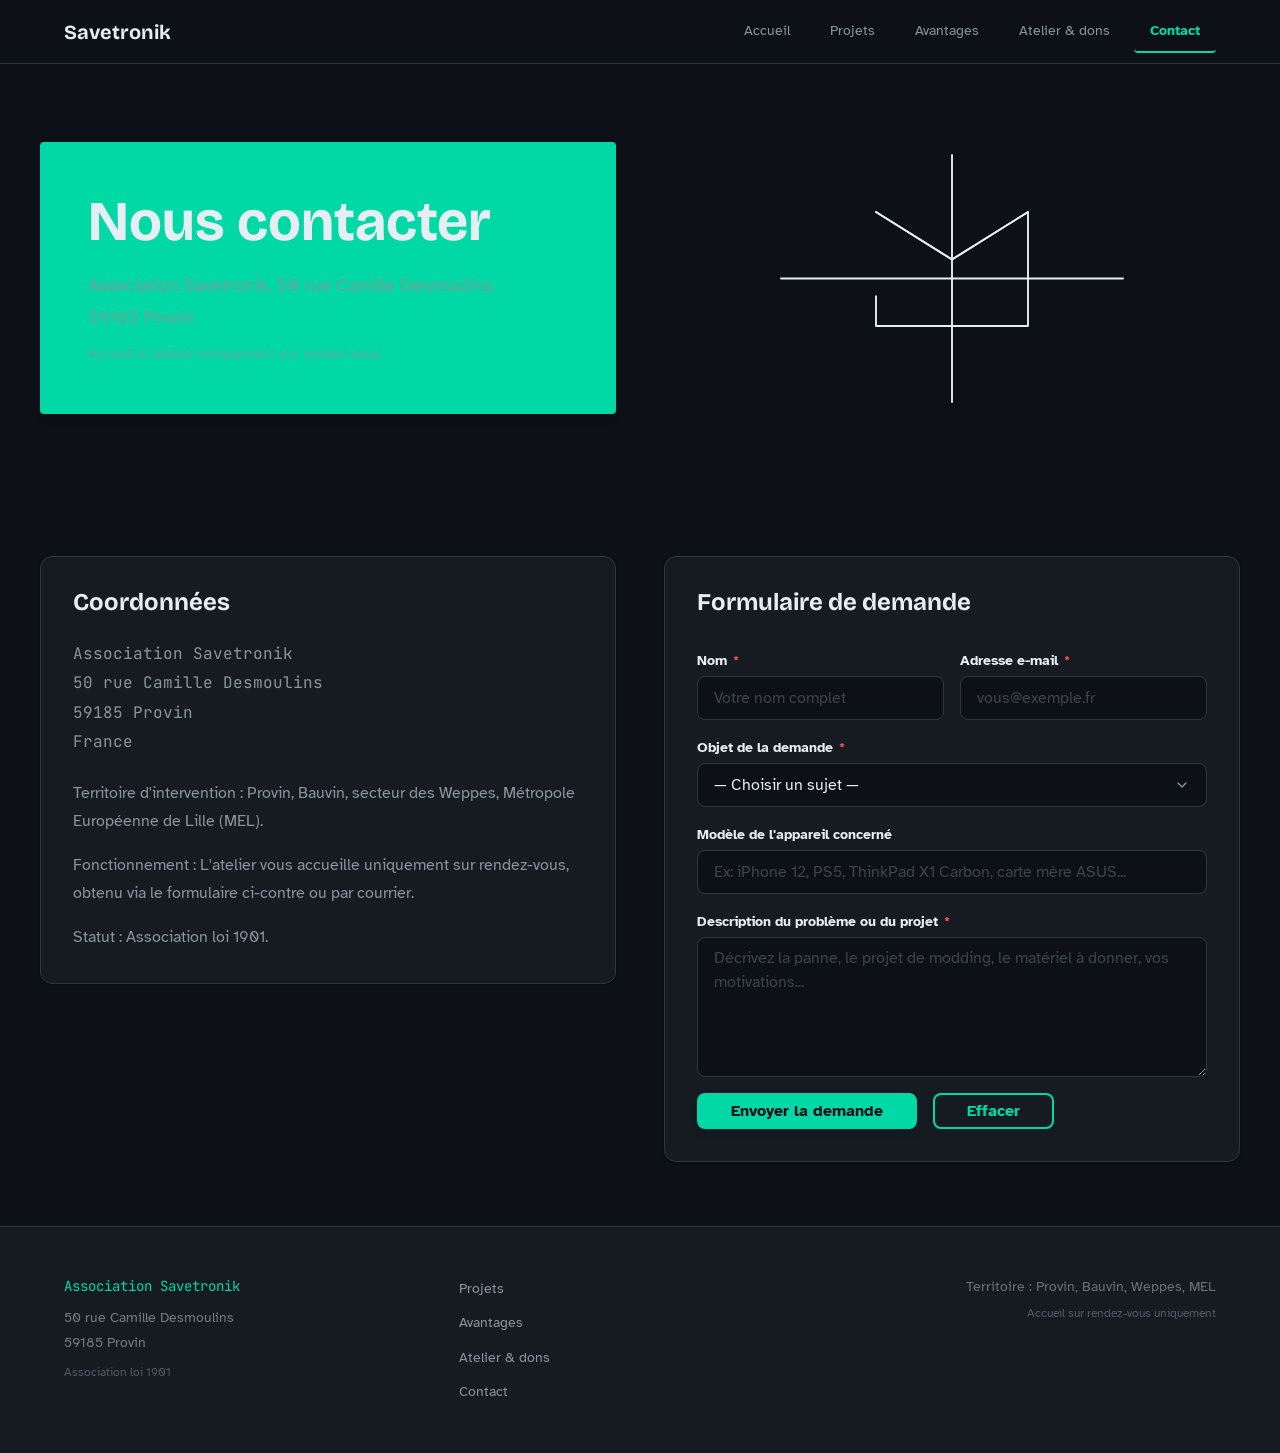
<file: contact.html>
<!DOCTYPE html>
<html lang="fr">
<head>
  <meta charset="UTF-8">
  <meta name="viewport" content="width=device-width, initial-scale=1.0">
  <title>Contact — Savetronik</title>
  <meta name="description" content="Contactez l'association Savetronik à Provin : demande de diagnostic, don de matériel, bénévolat ou partenariat. Accueil sur rendez-vous uniquement.">
  <link rel="preconnect" href="https://fonts.googleapis.com">
  <link rel="preconnect" href="https://fonts.gstatic.com" crossorigin>
  <link href="https://fonts.googleapis.com/css2?family=Bricolage+Grotesque:opsz,wght@12..96,400;12..96,700&family=Atkinson+Hyperlegible:ital,wght@0,400;0,700;1,400&family=JetBrains+Mono:wght@400;700&display=swap" rel="stylesheet">
  <link rel="stylesheet" href="style.css">
  <style>
    /* ==========================================================================
       Design Tokens (Cahier UI/UX) — Complément / Spécifique page Contact
       ========================================================================== */
    :root {
      /* Couleurs (Mode sombre par défaut, contraste >= 4.5:1) */
      --color-bg: #0d1117;
      --color-surface: #161b22;
      --color-surface-hover: #1c2128;
      --color-border: #30363d;
      --color-border-hover: #484f58;
      --color-text: #e6edf3;
      --color-text-muted: #8b949e;
      --color-text-subtle: #6e7681;
      --color-block: #00d9a5;       /* Accent principal (Teal électronique) */
      --color-block-hover: #00eeb3;
      --color-block-active: #00b88a;
      --color-focus: #58a6ff;       /* Focus ring (Bleu accessible) */
      --color-error: #f85149;
      --color-error-bg: #3d1210;
      --color-success: #3fb950;
      --color-success-bg: #11371d;

      /* Espacement (Base 4px) */
      --space-xs: 0.25rem;   /* 4px */
      --space-s: 0.5rem;     /* 8px */
      --space-m: 1rem;       /* 16px */
      --space-l: 1.5rem;     /* 24px */
      --space-xl: 2rem;      /* 32px */
      --space-xxl: 3rem;     /* 48px */
      --space-xxxl: 4rem;    /* 64px */

      /* Typographie */
      --font-title: 'Bricolage Grotesque', sans-serif;
      --font-ui: 'Atkinson Hyperlegible', sans-serif;
      --font-mono: 'JetBrains Mono', monospace;
      --fs-xs: 0.75rem;
      --fs-sm: 0.875rem;
      --fs-base: 1rem;
      --fs-lg: 1.125rem;
      --fs-xl: 1.25rem;
      --fs-2xl: 1.5rem;
      --fs-3xl: clamp(1.75rem, 4vw, 2.5rem);
      --fs-4xl: clamp(2.25rem, 5vw, 3.5rem);
      --lh-tight: 1.15;
      --lh-normal: 1.5;
      --lh-relaxed: 1.75;
      --lh-code: 1.6;

      /* Rayons */
      --radius-s: 4px;
      --radius-m: 8px;
      --radius-l: 12px;
      --radius-xl: 16px;

      /* Ombres */
      --shadow-sm: 0 1px 2px rgba(0, 0, 0, 0.4);
      --shadow-md: 0 4px 12px rgba(0, 0, 0, 0.35);
      --shadow-lg: 0 12px 24px rgba(0, 0, 0, 0.4);
      --shadow-focus: 0 0 0 3px var(--color-focus);

      /* Transitions */
      --transition-fast: 150ms ease;
      --transition-normal: 250ms ease;

      /* Largeur de lecture optimale */
      --measure: 70ch;
      --measure-narrow: 60ch;
    }

    /* ==========================================================================
       Reset / Base / Accessibilité
       ========================================================================== */
    @media (prefers-reduced-motion: reduce) {
      *, *::before, *::after {
        animation-duration: 0.01ms !important;
        animation-iteration-count: 1 !important;
        transition-duration: 0.01ms !important;
        scroll-behavior: auto !important;
      }
    }

    html { scroll-behavior: smooth; }
    body { min-height: 100vh; display: flex; flex-direction: column; }

    /* Skip link */
    .skip-link {
      position: absolute; top: -100%; left: 50%; transform: translateX(-50%);
      padding: var(--space-s) var(--space-m); background: var(--color-block); color: var(--color-bg);
      font-family: var(--font-ui); font-weight: 700; border-radius: var(--radius-m);
      z-index: 1000; text-decoration: none;
    }
    .skip-link:focus { top: var(--space-m); outline: none; box-shadow: var(--shadow-focus); }

    /* Conteneur */
    .container { width: 100%; max-width: 1200px; margin: 0 auto; padding: 0 var(--space-l); }

    /* ==========================================================================
       Header / Nav (Harmonisation avec style.css supposé)
       ========================================================================== */
    .site-header { background: var(--color-bg); border-bottom: 1px solid var(--color-border); position: sticky; top: 0; z-index: 100; }
    .header-inner { display: flex; justify-content: space-between; align-items: center; height: 64px; gap: var(--space-l); }
    .site-logo { font-family: var(--font-title); font-size: var(--fs-xl); font-weight: 700; color: var(--color-text); text-decoration: none; white-space: nowrap; }
    .site-logo:hover { color: var(--color-block); text-decoration: none; }
    .site-nav ul { display: flex; gap: var(--space-s); list-style: none; margin: 0; padding: 0; }
    .site-nav a { display: block; padding: var(--space-s) var(--space-m); color: var(--color-text-muted); text-decoration: none; font-family: var(--font-ui); font-size: var(--fs-sm); font-weight: 400; border-radius: var(--radius-s); transition: color var(--transition-fast), background var(--transition-fast); }
    .site-nav a:hover { color: var(--color-text); background: var(--color-surface); }
    .site-nav a[aria-current="page"] { color: var(--color-block); background: transparent; font-weight: 700; }

    /* ==========================================================================
       Hero Section
       ========================================================================== */
    .hero { padding: var(--space-xxxl) 0; }
    .hero.container { display: grid; gap: var(--space-xxl); align-items: center; }
    @media (min-width: 900px) { .hero.container { grid-template-columns: 1fr 1fr; } }

    .hero-text-block { max-width: var(--measure); }
    .hero-text-block h1 {
      font-family: var(--font-title); font-size: var(--fs-4xl); font-weight: 700; line-height: var(--lh-tight);
      color: var(--color-text); margin: 0 0 var(--space-m); text-wrap: balance;
    }
    .hero-subtitle {
      font-family: var(--font-ui); font-size: var(--fs-lg); line-height: var(--lh-relaxed);
      color: var(--color-text-muted); margin: 0; text-wrap: pretty; max-width: var(--measure-narrow);
    }
    .hero-subtitle .font-mono { font-family: var(--font-mono); color: var(--color-text); font-weight: 400; }
    .hero-subtitle + .hero-subtitle { margin-top: var(--space-s); font-size: var(--fs-base); opacity: 0.7; }

    .hero-visual { display: flex; justify-content: center; }
    .hero-svg { width: 100%; max-width: 380px; height: auto; stroke: var(--color-border); }
    .hero-svg .circuit-path { stroke: currentColor; transition: stroke var(--transition-normal); }
    .hero:hover .hero-svg .circuit-path { stroke: var(--color-block); }

    /* ==========================================================================
       Contact Section
       ========================================================================== */
    .contact-section { padding: var(--space-xxxl) 0; }
    .contact-grid { display: grid; gap: var(--space-xxl); }
    @media (min-width: 900px) { .contact-grid { grid-template-columns: 1fr 1fr; align-items: start; } }

    /* Carte Infos */
    .contact-card {
      background: var(--color-surface); border: 1px solid var(--color-border); border-radius: var(--radius-l);
      padding: var(--space-xl); box-shadow: var(--shadow-sm); transition: border-color var(--transition-fast), box-shadow var(--transition-fast);
    }
    .contact-card:hover { border-color: var(--color-border-hover); box-shadow: var(--shadow-md); }

    .contact-card h2 {
      font-family: var(--font-title); font-size: var(--fs-2xl); font-weight: 700; line-height: var(--lh-tight);
      color: var(--color-text); margin: 0 0 var(--space-l); text-wrap: balance;
    }

    .contact-card address {
      font-style: normal; font-family: var(--font-mono); font-size: var(--fs-base); line-height: var(--lh-code);
      color: var(--color-text-muted); margin-bottom: var(--space-l);
    }
    .contact-card address br { display: block; content: ""; margin-bottom: var(--space-xs); }

    .contact-card p { font-family: var(--font-ui); font-size: var(--fs-base); line-height: var(--lh-relaxed); color: var(--color-text-muted); margin: 0 0 var(--space-m); max-width: var(--measure); text-wrap: pretty; }
    .contact-card p:last-child { margin-bottom: 0; }
    .contact-card strong { color: var(--color-text); font-weight: 700; }

    /* Carte Formulaire */
    .contact-form .section-title { margin: 0 0 var(--space-xl); }

    .form-grid { display: grid; gap: var(--space-m); }
    @media (min-width: 600px) { .form-grid { grid-template-columns: 1fr 1fr; } }
    .form-grid .field.full-width { grid-column: 1 / -1; }

    .field { display: flex; flex-direction: column; gap: var(--space-xs); }
    .field label {
      font-family: var(--font-ui); font-size: var(--fs-sm); font-weight: 700; color: var(--color-text);
    }
    .field label span[aria-hidden="true"] { color: var(--color-error); margin-left: 2px; }

    .field input, .field select, .field textarea {
      width: 100%; box-sizing: border-box;
      font-family: var(--font-ui); font-size: var(--fs-base); line-height: var(--lh-normal);
      color: var(--color-text); background: var(--color-bg);
      border: 1px solid var(--color-border); border-radius: var(--radius-m);
      padding: var(--space-s) var(--space-m);
      transition: border-color var(--transition-fast), box-shadow var(--transition-fast), background var(--transition-fast);
    }
    .field input::placeholder, .field textarea::placeholder { color: var(--color-text-subtle); }
    .field input:hover, .field select:hover, .field textarea:hover { border-color: var(--color-border-hover); }
    .field input:focus, .field select:focus, .field textarea:focus {
      outline: none; border-color: var(--color-focus); box-shadow: var(--shadow-focus); background: var(--color-surface);
    }
    .field select { appearance: none; background-image: url("data:image/svg+xml,%3Csvg xmlns='http://www.w3.org/2000/svg' width='16' height='16' viewBox='0 0 24 24' fill='none' stroke='%238b949e' stroke-width='2' stroke-linecap='round' stroke-linejoin='round'%3E%3Cpath d='M6 9l6 6 6-6'/%3E%3C/svg%3E"); background-repeat: no-repeat; background-position: right var(--space-m) center; padding-right: 40px; }
    .field textarea { min-height: 140px; resize: vertical; }

    /* États validation */
    .field input[aria-invalid="true"], .field select[aria-invalid="true"], .field textarea[aria-invalid="true"] {
      border-color: var(--color-error); background: var(--color-error-bg);
    }
    .field input[aria-invalid="true"]:focus, .field select[aria-invalid="true"]:focus, .field textarea[aria-invalid="true"]:focus {
      box-shadow: 0 0 0 3px rgba(248, 81, 73, 0.4); border-color: var(--color-error);
    }
    .error-msg {
      display: none; font-family: var(--font-mono); font-size: var(--fs-xs); line-height: var(--lh-normal);
      color: var(--color-error); min-height: 1.2em; /* Evite layout shift */
    }
    .field input[aria-invalid="true"] + .error-msg,
    .field select[aria-invalid="true"] + .error-msg,
    .field textarea[aria-invalid="true"] + .error-msg { display: block; }

    /* Actions */
    .form-actions { display: flex; gap: var(--space-m); margin-top: var(--space-m); flex-wrap: wrap; }
    .btn {
      display: inline-flex; align-items: center; justify-content: center; gap: var(--space-s);
      font-family: var(--font-ui); font-size: var(--fs-base); font-weight: 700; line-height: 1;
      padding: var(--space-s) var(--space-xl); border-radius: var(--radius-m); border: 2px solid transparent;
      cursor: pointer; text-decoration: none; white-space: nowrap;
      transition: background var(--transition-fast), border-color var(--transition-fast), color var(--transition-fast), transform var(--transition-fast), box-shadow var(--transition-fast);
    }
    .btn:focus-visible { outline: none; box-shadow: var(--shadow-focus); }
    .btn:active { transform: scale(0.98); }
    .btn:disabled { opacity: 0.5; cursor: not-allowed; transform: none; }

    .btn-primary { background: var(--color-block); color: var(--color-bg); border-color: var(--color-block); }
    .btn-primary:hover:not(:disabled) { background: var(--color-block-hover); border-color: var(--color-block-hover); }
    .btn-primary:focus-visible { box-shadow: 0 0 0 3px rgba(0, 217, 165, 0.4); }

    .btn-secondary { background: transparent; color: var(--color-block); border-color: var(--color-block); }
    .btn-secondary:hover:not(:disabled) { background: var(--color-block); color: var(--color-bg); }
    .btn-secondary:focus-visible { box-shadow: 0 0 0 3px rgba(0, 217, 165, 0.4); }

    /* Confirmation */
    #confirmation { display: none; margin-top: var(--space-l); padding: var(--space-l); border-radius: var(--radius-m); font-family: var(--font-ui); font-size: var(--fs-base); line-height: var(--lh-relaxed); text-wrap: pretty; }
    #confirmation.success {
      display: block; background: var(--color-success-bg); color: var(--color-success); border: 1px solid var(--color-success);
      animation: fadeInUp var(--transition-normal) ease forwards;
    }
    @keyframes fadeInUp { from { opacity: 0; transform: translateY(10px); } to { opacity: 1; transform: translateY(0); } }

    /* ==========================================================================
       Footer
       ========================================================================== */
    .site-footer { background: var(--color-surface); border-top: 1px solid var(--color-border); margin-top: auto; padding: var(--space-xxl) 0; }
    .footer-grid { display: grid; gap: var(--space-xl); text-align: center; }
    @media (min-width: 700px) { .footer-grid { grid-template-columns: 1fr 1fr 1fr; text-align: left; } }

    .footer-info .font-mono { display: block; font-family: var(--font-mono); font-size: var(--fs-sm); color: var(--color-block); margin-bottom: var(--space-s); }
    .footer-info address { font-style: normal; font-family: var(--font-ui); font-size: var(--fs-sm); line-height: var(--lh-relaxed); color: var(--color-text-muted); margin-bottom: var(--space-s); }
    .footer-info p { font-family: var(--font-ui); font-size: var(--fs-xs); color: var(--color-text-subtle); margin: 0; }

    .footer-nav ul { list-style: none; padding: 0; margin: 0; display: flex; flex-direction: column; gap: var(--space-s); align-items: center; }
    @media (min-width: 700px) { .footer-nav ul { align-items: flex-start; } }
    .footer-nav a { font-family: var(--font-ui); font-size: var(--fs-sm); color: var(--color-text-muted); text-decoration: none; transition: color var(--transition-fast); }
    .footer-nav a:hover { color: var(--color-block); }

    .footer-territory p { font-family: var(--font-ui); font-size: var(--fs-sm); line-height: var(--lh-relaxed); color: var(--color-text-muted); margin: 0 0 var(--space-xs); }
    .footer-territory p:last-child { margin-bottom: 0; font-size: var(--fs-xs); color: var(--color-text-subtle); }
  </style>
</head>
<body>
  <a href="#main" class="skip-link">Aller au contenu principal</a>
  <header class="site-header" role="banner">
    <div class="header-inner container">
      <a href="index.html" class="site-logo" aria-label="Savetronik - Accueil">Savetronik</a>
      <nav class="site-nav" aria-label="Navigation principale">
        <ul>
          <li><a href="index.html">Accueil</a></li>
          <li><a href="projets.html">Projets</a></li>
          <li><a href="avantages.html">Avantages</a></li>
          <li><a href="atelier.html">Atelier & dons</a></li>
          <li><a href="contact.html" aria-current="page">Contact</a></li>
        </ul>
      </nav>
    </div>
  </header>

  <main id="main">
    <section class="hero container" aria-labelledby="hero-title">
      <div class="hero-text-block">
        <h1 id="hero-title">Nous contacter</h1>
        <p class="hero-subtitle">Association Savetronik, 50 rue Camille Desmoulins, 59185 Provin</p>
        <p class="hero-subtitle" style="margin-top: var(--space-s); font-size: 0.9rem; opacity: 0.7;">Accueil à l'atelier uniquement sur rendez-vous.</p>
      </div>
      <div class="hero-visual" aria-hidden="true">
        <svg class="hero-svg" viewBox="0 0 400 300" role="img" aria-label="Icône d'enveloppe stylisée sur fond de circuit imprimé.">
          <path class="circuit-path" d="M 20 150 H 380" />
          <path class="circuit-path" d="M 200 20 V 280" />
          <path class="circuit-path" d="M 120 80 L 200 130 L 280 80 L 280 200 L 120 200 Z" fill="none" stroke-width="2" />
          <path class="circuit-path" d="M 120 80 L 200 130 L 280 80" fill="none" stroke-width="2" />
        </svg>
      </div>
    </section>

    <section class="contact-section container" aria-labelledby="contact-title">
      <div class="contact-grid">
        <div class="contact-card contact-info">
          <h2 id="contact-title">Coordonnées</h2>
          <address>
            Association Savetronik<br>
            50 rue Camille Desmoulins<br>
            59185 Provin<br>
            France
          </address>
          <p>Territoire d'intervention : Provin, Bauvin, secteur des Weppes, Métropole Européenne de Lille (MEL).</p>
          <p>Fonctionnement : L'atelier vous accueille uniquement sur rendez-vous, obtenu via le formulaire ci-contre ou par courrier.</p>
          <p>Statut : Association loi 1901.</p>
        </div>

        <div class="contact-card contact-form">
          <h2 class="section-title">Formulaire de demande</h2>
          <form id="contact-form" novalidate>
            <div class="form-grid">
              <div class="field">
                <label for="name">Nom <span aria-hidden="true">*</span></label>
                <input type="text" id="name" name="name" required autocomplete="name" placeholder="Votre nom complet">
                <span class="error-msg" id="name-error">Veuillez indiquer votre nom.</span>
              </div>
              <div class="field">
                <label for="email">Adresse e-mail <span aria-hidden="true">*</span></label>
                <input type="email" id="email" name="email" required autocomplete="email" placeholder="vous@exemple.fr">
                <span class="error-msg" id="email-error">Veuillez indiquer une adresse e-mail valide.</span>
              </div>
              <div class="field full-width">
                <label for="subject">Objet de la demande <span aria-hidden="true">*</span></label>
                <select id="subject" name="subject" required>
                  <option value="">— Choisir un sujet —</option>
                  <option value="repair">Réparation d'un appareil</option>
                  <option value="donation">Don de matériel</option>
                  <option value="volunteering">Bénévolat</option>
                  <option value="partnership">Partenariat</option>
                  <option value="other">Autre</option>
                </select>
                <span class="error-msg" id="subject-error">Veuillez sélectionner un objet.</span>
              </div>
              <div class="field full-width">
                <label for="device">Modèle de l'appareil concerné</label>
                <input type="text" id="device" name="device" autocomplete="off" placeholder="Ex: iPhone 12, PS5, ThinkPad X1 Carbon, carte mère ASUS...">
                <span class="error-msg" id="device-error"></span>
              </div>
              <div class="field full-width">
                <label for="message">Description du problème ou du projet <span aria-hidden="true">*</span></label>
                <textarea id="message" name="message" required placeholder="Décrivez la panne, le projet de modding, le matériel à donner, vos motivations..."></textarea>
                <span class="error-msg" id="message-error">Veuillez décrire votre demande.</span>
              </div>
            </div>
            <div class="form-actions">
              <button type="submit" class="btn btn-primary">Envoyer la demande</button>
              <button type="reset" class="btn btn-secondary">Effacer</button>
            </div>
            <div id="confirmation" aria-live="polite"></div>
          </form>
        </div>
      </div>
    </section>
  </main>

  <footer class="site-footer" role="contentinfo">
    <div class="footer-grid container">
      <div class="footer-info">
        <span class="font-mono">Association Savetronik</span>
        <address>
          50 rue Camille Desmoulins<br>
          59185 Provin
        </address>
        <p>Association loi 1901</p>
      </div>
      <div class="footer-nav">
        <ul>
          <li><a href="projets.html">Projets</a></li>
          <li><a href="avantages.html">Avantages</a></li>
          <li><a href="atelier.html">Atelier & dons</a></li>
          <li><a href="contact.html">Contact</a></li>
        </ul>
      </div>
      <div class="footer-territory">
        <p>Territoire : Provin, Bauvin, Weppes, MEL</p>
        <p>Accueil sur rendez-vous uniquement</p>
      </div>
    </div>
  </footer>

  <script>
    (function () {
      const form = document.getElementById('contact-form');
      const confirmation = document.getElementById('confirmation');
      const fields = {
        name: document.getElementById('name'),
        email: document.getElementById('email'),
        subject: document.getElementById('subject'),
        device: document.getElementById('device'),
        message: document.getElementById('message')
      };
      const errors = {
        name: document.getElementById('name-error'),
        email: document.getElementById('email-error'),
        subject: document.getElementById('subject-error'),
        device: document.getElementById('device-error'),
        message: document.getElementById('message-error')
      };

      function validateEmail(email) {
        return /^[^\s@]+@[^\s@]+\.[^\s@]+$/.test(email);
      }

      function showError(fieldName, show) {
        const input = fields[fieldName];
        const errorEl = errors[fieldName];
        if (!input || !errorEl) return;
        if (show) {
          input.setAttribute('aria-invalid', 'true');
          errorEl.style.display = 'block';
        } else {
          input.removeAttribute('aria-invalid');
          errorEl.style.display = 'none';
        }
      }

      function validateField(fieldName) {
        const input = fields[fieldName];
        if (!input) return true;
        const value = input.value.trim();
        let valid = true;
        if (input.hasAttribute('required') && value === '') {
          valid = false;
        } else if (fieldName === 'email' && value !== '' && !validateEmail(value)) {
          valid = false;
        }
        showError(fieldName, !valid);
        return valid;
      }

      Object.keys(fields).forEach(key => {
        const input = fields[key];
        if (input) {
          input.addEventListener('blur', () => validateField(key));
          input.addEventListener('input', () => {
            if (input.getAttribute('aria-invalid') === 'true') validateField(key);
          });
        }
      });

      form.addEventListener('submit', async (e) => {
        e.preventDefault();
        confirmation.textContent = '';
        confirmation.style.display = 'none';
        confirmation.className = '';

        let allValid = true;
        Object.keys(fields).forEach(key => {
          if (!validateField(key)) allValid = false;
        });

        if (!allValid) {
          const firstInvalid = form.querySelector('[aria-invalid="true"]');
          if (firstInvalid) firstInvalid.focus();
          return;
        }

        const submitBtn = form.querySelector('button[type="submit"]');
        submitBtn.disabled = true;
        submitBtn.textContent = 'Envoi en cours...';

        // Simulate network request
        await new Promise(r => setTimeout(r, 1000));

        // Success handling
        confirmation.textContent = 'Votre demande a bien été envoyée. Nous vous répondrons rapidement à l\'adresse indiquée.';
        confirmation.style.display = 'block';
        confirmation.className = 'success';
        form.reset();
        submitBtn.disabled = false;
        submitBtn.textContent = 'Envoyer la demande';

        // Scroll to confirmation
        confirmation.scrollIntoView({ behavior: 'smooth', block: 'center' });
      });

      form.addEventListener('reset', () => {
        Object.keys(fields).forEach(key => showError(key, false));
        confirmation.textContent = '';
        confirmation.style.display = 'none';
      });
    })();
  </script>
</body>
</html>
</file>
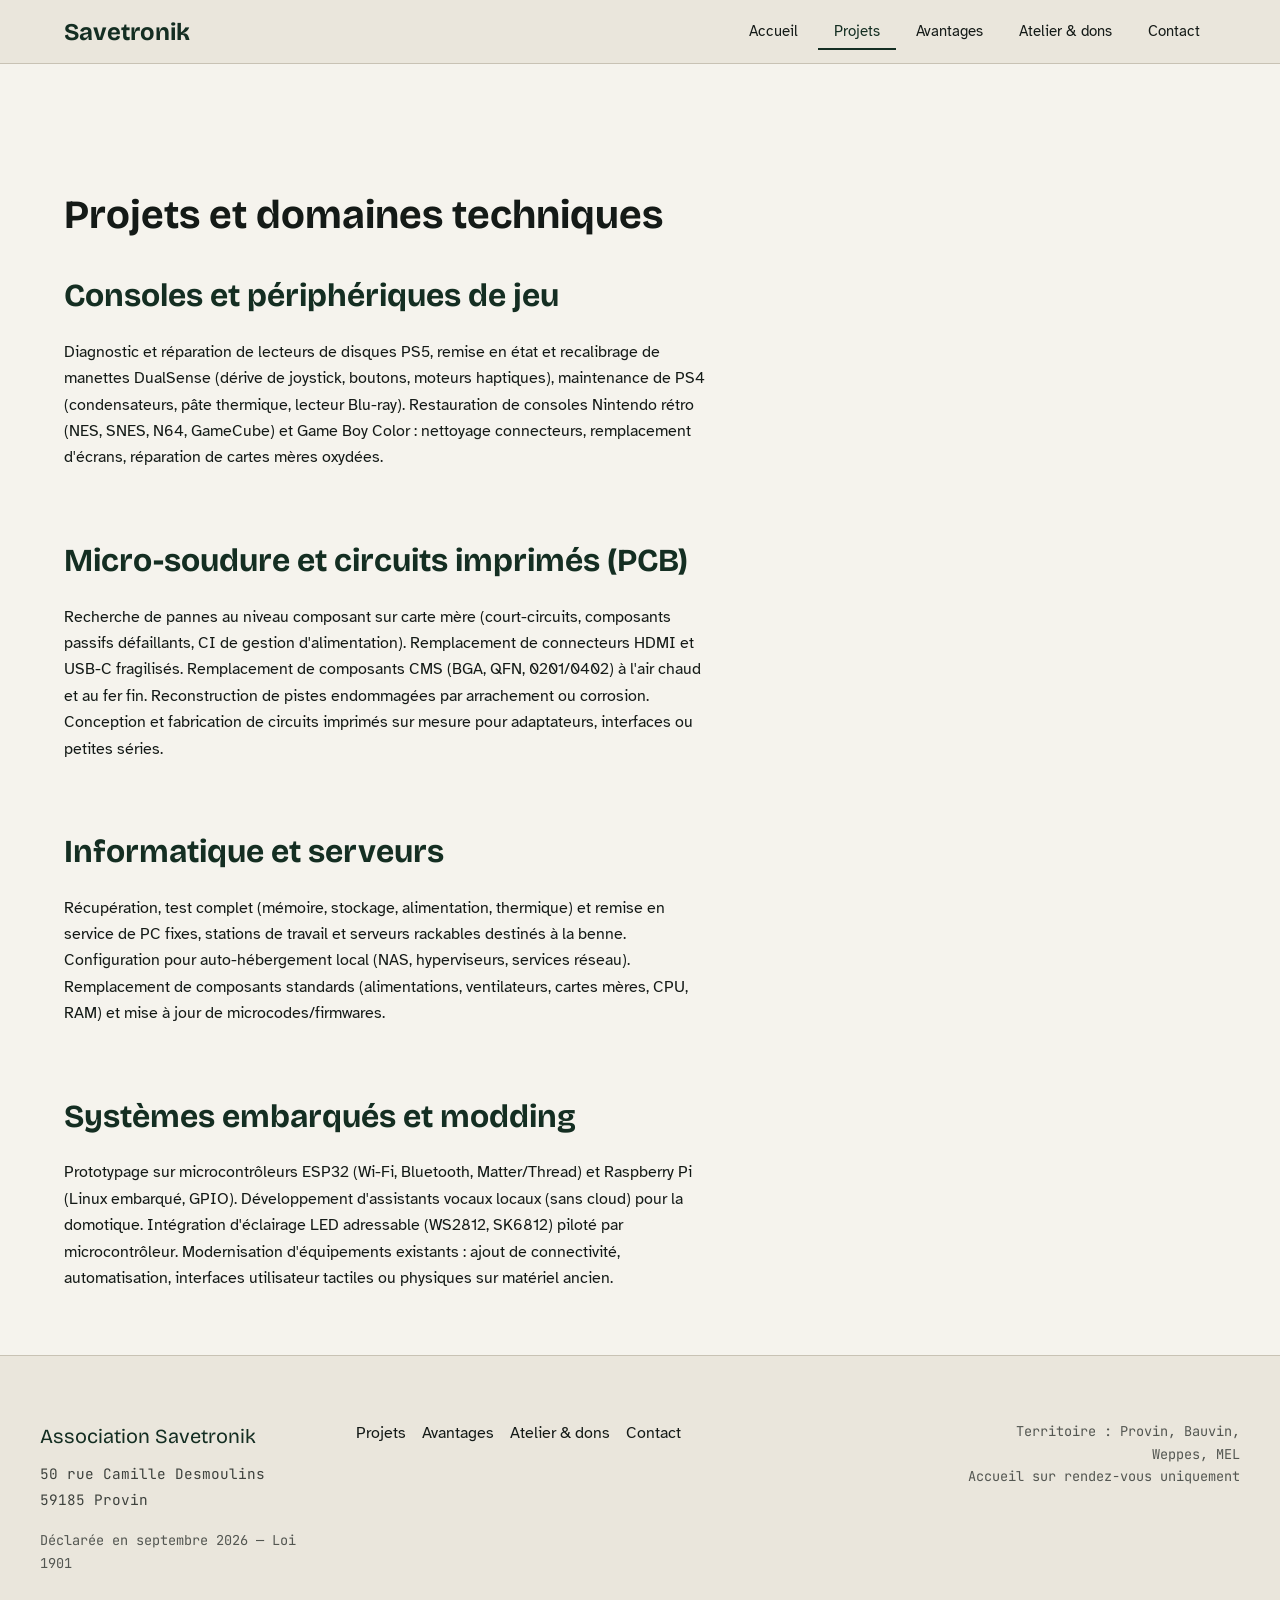
<file: projets.html>
<!DOCTYPE html>
<html lang="fr">
<head>
  <meta charset="UTF-8">
  <meta name="viewport" content="width=device-width, initial-scale=1.0">
  <title>Projets — Savetronik</title>
  <meta name="description" content="Domaines techniques et réalisations de l'association Savetronik : réparation consoles, micro-soudure PCB, récupération serveurs, prototypage embarqué.">
  <link rel="preconnect" href="https://fonts.googleapis.com">
  <link rel="preconnect" href="https://fonts.gstatic.com" crossorigin>
  <link href="https://fonts.googleapis.com/css2?family=Bricolage+Grotesque:opsz,wght@12..96,400;12..96,700&family=Atkinson+Hyperlegible:ital,wght@0,400;0,700;1,400&family=JetBrains+Mono:wght@400;700&display=swap" rel="stylesheet">
  <link rel="stylesheet" href="style.css">
</head>
<body>
  <a href="#main" class="skip-link">Aller au contenu principal</a>
  <header class="site-header" role="banner">
    <div class="header-inner">
      <a href="index.html" class="site-logo" aria-label="Savetronik - Accueil">Savetronik</a>
      <nav class="site-nav" aria-label="Navigation principale">
        <ul>
          <li><a href="index.html">Accueil</a></li>
          <li><a href="projets.html" aria-current="page">Projets</a></li>
          <li><a href="avantages.html">Avantages</a></li>
          <li><a href="atelier.html">Atelier & dons</a></li>
          <li><a href="contact.html">Contact</a></li>
        </ul>
      </nav>
    </div>
  </header>
  <main id="main">
    <section class="container" style="padding-top: var(--space-xxxl); padding-bottom: var(--space-xxxl);">
      <h1 class="section-title" style="margin-bottom: var(--space-xl);">Projets et domaines techniques</h1>
      
      <article style="margin-bottom: var(--space-xxxl);">
        <h2 class="font-title" style="font-size: clamp(1.5rem, 3vw, 2rem); margin-bottom: var(--space-m); color: var(--color-block);">Consoles et périphériques de jeu</h2>
        <p style="max-width: var(--line-width); margin-bottom: var(--space-m);">Diagnostic et réparation de lecteurs de disques PS5, remise en état et recalibrage de manettes DualSense (dérive de joystick, boutons, moteurs haptiques), maintenance de PS4 (condensateurs, pâte thermique, lecteur Blu-ray). Restauration de consoles Nintendo rétro (NES, SNES, N64, GameCube) et Game Boy Color : nettoyage connecteurs, remplacement d'écrans, réparation de cartes mères oxydées.</p>
      </article>

      <article style="margin-bottom: var(--space-xxxl);">
        <h2 class="font-title" style="font-size: clamp(1.5rem, 3vw, 2rem); margin-bottom: var(--space-m); color: var(--color-block);">Micro-soudure et circuits imprimés (PCB)</h2>
        <p style="max-width: var(--line-width); margin-bottom: var(--space-m);">Recherche de pannes au niveau composant sur carte mère (court-circuits, composants passifs défaillants, CI de gestion d'alimentation). Remplacement de connecteurs HDMI et USB-C fragilisés. Remplacement de composants CMS (BGA, QFN, 0201/0402) à l'air chaud et au fer fin. Reconstruction de pistes endommagées par arrachement ou corrosion. Conception et fabrication de circuits imprimés sur mesure pour adaptateurs, interfaces ou petites séries.</p>
      </article>

      <article style="margin-bottom: var(--space-xxxl);">
        <h2 class="font-title" style="font-size: clamp(1.5rem, 3vw, 2rem); margin-bottom: var(--space-m); color: var(--color-block);">Informatique et serveurs</h2>
        <p style="max-width: var(--line-width); margin-bottom: var(--space-m);">Récupération, test complet (mémoire, stockage, alimentation, thermique) et remise en service de PC fixes, stations de travail et serveurs rackables destinés à la benne. Configuration pour auto-hébergement local (NAS, hyperviseurs, services réseau). Remplacement de composants standards (alimentations, ventilateurs, cartes mères, CPU, RAM) et mise à jour de microcodes/firmwares.</p>
      </article>

      <article>
        <h2 class="font-title" style="font-size: clamp(1.5rem, 3vw, 2rem); margin-bottom: var(--space-m); color: var(--color-block);">Systèmes embarqués et modding</h2>
        <p style="max-width: var(--line-width);">Prototypage sur microcontrôleurs ESP32 (Wi-Fi, Bluetooth, Matter/Thread) et Raspberry Pi (Linux embarqué, GPIO). Développement d'assistants vocaux locaux (sans cloud) pour la domotique. Intégration d'éclairage LED adressable (WS2812, SK6812) piloté par microcontrôleur. Modernisation d'équipements existants : ajout de connectivité, automatisation, interfaces utilisateur tactiles ou physiques sur matériel ancien.</p>
      </article>
    </section>
  </main>
  <footer class="site-footer" role="contentinfo">
    <div class="footer-grid">
      <div class="footer-info">
        <span class="font-mono">Association Savetronik</span>
        <address>
          50 rue Camille Desmoulins<br>
          59185 Provin
        </address>
        <p>Déclarée en septembre 2026 — Loi 1901</p>
      </div>
      <div class="footer-nav">
        <ul>
          <li><a href="projets.html">Projets</a></li>
          <li><a href="avantages.html">Avantages</a></li>
          <li><a href="atelier.html">Atelier & dons</a></li>
          <li><a href="contact.html">Contact</a></li>
        </ul>
      </div>
      <div class="footer-territory">
        <p>Territoire : Provin, Bauvin, Weppes, MEL</p>
        <p>Accueil sur rendez-vous uniquement</p>
      </div>
    </div>
  </footer>
</body>
</html>
</file>
<file: style.css>
:root {
      --color-bg: #F5F3ED;
      --color-surface: #EAE6DC;
      --color-block: #142E22;
      --color-accent: #B86222;
      --color-accent-hover: #9E4F1A;
      --color-accent-focus: rgba(184, 98, 34, 0.25);
      --color-text: #141A17;
      --color-text-on-block: #F5F3ED;
      --color-text-muted: rgba(20, 26, 23, 0.7);
      --color-border: #C8C2B4;
      --color-focus: #B86222;
      --color-error: #B86222;
      --color-selection-bg: #B86222;
      --color-selection-text: #F5F3ED;
      --font-title: 'Bricolage Grotesque', "Helvetica Neue", Helvetica, Arial, sans-serif;
      --font-body: 'Atkinson Hyperlegible', "Helvetica", Arial, sans-serif;
      --font-mono: 'JetBrains Mono', "Courier New", Courier, monospace;
      --space-unit: 8px;
      --space-2xs: calc(var(--space-unit) * 0.25);
      --space-xs: calc(var(--space-unit) * 0.5);
      --space-s: var(--space-unit);
      --space-m: calc(var(--space-unit) * 2);
      --space-l: calc(var(--space-unit) * 3);
      --space-xl: calc(var(--space-unit) * 4);
      --space-xxl: calc(var(--space-unit) * 6);
      --space-xxxl: calc(var(--space-unit) * 8);
      --radius: 4px;
      --shadow: 0 4px 8px rgba(0, 0, 0, 0.12);
      --shadow-focus: 0 0 0 3px var(--color-accent-focus);
      --anim-duration: 600ms;
      --anim-easing: cubic-bezier(0.16, 1, 0.3, 1);
      --anim-fast: 150ms;
      --anim-med: 250ms;
      --container-max: 1200px;
      --header-height: 64px;
      --transition-base: var(--anim-fast) ease;
      --transition-med: var(--anim-med) ease;
      --line-width: 65ch;
    }

    *, *::before, *::after { box-sizing: border-box; margin: 0; padding: 0; }

    html {
      scroll-behavior: smooth;
      -webkit-text-size-adjust: 100%;
      text-rendering: optimizeLegibility;
    }

    @media (prefers-reduced-motion: reduce) {
      html { scroll-behavior: auto; }
      *, *::before, *::after {
        animation-duration: 0.01ms !important;
        animation-iteration-count: 1 !important;
        transition-duration: 0.01ms !important;
        scroll-behavior: auto !important;
      }
      .circuit-path { stroke-dashoffset: 0 !important; }
    }

    body {
      font-family: var(--font-body);
      background: var(--color-bg);
      color: var(--color-text);
      line-height: 1.65;
      font-size: 1rem;
      -webkit-font-smoothing: antialiased;
      min-width: 0;
    }

    ::selection { background: var(--color-selection-bg); color: var(--color-selection-text); }

    ::-webkit-scrollbar { width: 10px; height: 10px; }
    ::-webkit-scrollbar-track { background: var(--color-surface); }
    ::-webkit-scrollbar-thumb { background: var(--color-block); border-radius: 5px; }
    ::-webkit-scrollbar-thumb:hover { background: var(--color-accent); }

    :focus-visible {
      outline: 2px solid var(--color-focus);
      outline-offset: 2px;
    }

    .skip-link {
      position: absolute;
      top: -100%;
      left: 50%;
      transform: translateX(-50%);
      padding: var(--space-s) var(--space-m);
      background: var(--color-block);
      color: var(--color-text-on-block);
      font-family: var(--font-body);
      font-weight: 700;
      text-decoration: none;
      border-radius: 0 0 var(--radius) var(--radius);
      z-index: 1000;
      transition: top var(--transition-base);
    }
    .skip-link:focus { top: 0; }

    a {
      color: var(--color-text);
      text-decoration: underline;
      text-decoration-thickness: 1px;
      text-underline-offset: 2px;
      text-decoration-color: var(--color-accent);
      transition: color var(--transition-base);
    }
    a:hover { color: var(--color-accent); }
    a:active { color: var(--color-accent-hover); }
    a:focus-visible {
      outline: 2px solid var(--color-focus);
      outline-offset: 2px;
      border-radius: 2px;
      text-decoration: none;
    }

    .container {
      max-width: var(--container-max);
      margin: 0 auto;
      padding: 0 var(--space-l);
      width: 100%;
    }

    .font-mono { font-family: var(--font-mono); }
    .font-title { font-family: var(--font-title); }

    /* Buttons */
    .btn {
      display: inline-flex;
      align-items: center;
      justify-content: center;
      gap: var(--space-s);
      padding: 12px 24px;
      border-radius: var(--radius);
      font-family: var(--font-body);
      font-weight: 700;
      font-size: 1rem;
      line-height: 1;
      text-decoration: none;
      border: 2px solid transparent;
      cursor: pointer;
      transition: background var(--transition-base), color var(--transition-base), border-color var(--transition-base), transform var(--transition-base);
      white-space: nowrap;
    }
    .btn:active { transform: scale(0.98); }
    .btn:disabled { opacity: 0.5; cursor: not-allowed; transform: none; }

    .btn-primary {
      background: var(--color-accent);
      color: var(--color-bg);
      border-color: var(--color-accent);
      box-shadow: var(--shadow);
    }
    .btn-primary:hover { background: var(--color-accent-hover); border-color: var(--color-accent-hover); color: var(--color-bg); }
    .btn-primary:focus-visible { outline: 2px solid var(--color-focus); outline-offset: 2px; box-shadow: var(--shadow), var(--shadow-focus); }

    /* Form Elements */
    .field { display: grid; gap: var(--space-2xs); }
    .field label {
      font-family: var(--font-body);
      font-weight: 700;
      font-size: 0.95rem;
      color: var(--color-text);
    }
    .field input,
    .field select,
    .field textarea {
      background: var(--color-bg);
      border: 1px solid var(--color-border);
      border-radius: var(--radius);
      padding: 10px 12px;
      font-family: var(--font-body);
      font-size: 1rem;
      color: var(--color-text);
      transition: border-color var(--transition-base), box-shadow var(--transition-base);
      width: 100%;
      min-height: 44px;
    }
    .field textarea { min-height: 120px; resize: vertical; }
    .field input::placeholder,
    .field textarea::placeholder { color: var(--color-text); opacity: 0.5; }
    .field input:focus,
    .field select:focus,
    .field textarea:focus {
      border-color: var(--color-focus);
      box-shadow: var(--shadow-focus);
      outline: none;
    }
    .field input[aria-invalid="true"],
    .field select[aria-invalid="true"],
    .field textarea[aria-invalid="true"] { border-color: var(--color-error); }
    .field .error-msg {
      color: var(--color-error);
      font-size: 0.875rem;
      display: none;
    }
    .field input[aria-invalid="true"] + .error-msg,
    .field select[aria-invalid="true"] + .error-msg,
    .field textarea[aria-invalid="true"] + .error-msg { display: block; }

    /* Header */
    .site-header {
      position: sticky;
      top: 0;
      z-index: 100;
      background: var(--color-surface);
      border-bottom: 1px solid var(--color-border);
      height: var(--header-height);
    }
    .header-inner {
      display: flex;
      justify-content: space-between;
      align-items: center;
      height: 100%;
      max-width: var(--container-max);
      margin: 0 auto;
      padding: 0 var(--space-l);
    }
    .site-logo {
      font-family: var(--font-title);
      font-size: clamp(1.25rem, 3vw, 1.5rem);
      font-weight: 700;
      color: var(--color-block);
      text-decoration: none;
      line-height: 1;
      transition: color var(--transition-base);
    }
    .site-logo:hover { color: var(--color-accent); }
    .site-logo:focus-visible { outline-offset: 4px; border-radius: 2px; }

    .site-nav ul {
      display: flex;
      flex-wrap: wrap;
      gap: var(--space-xs);
      list-style: none;
    }
    .site-nav a {
      font-family: var(--font-body);
      font-size: 0.95rem;
      color: var(--color-text);
      text-decoration: none;
      padding: var(--space-s) var(--space-m);
      border-bottom: 2px solid transparent;
      border-radius: var(--radius) var(--radius) 0 0;
      transition: color var(--transition-base), border-color var(--transition-base), background var(--transition-base);
      white-space: nowrap;
    }
    .site-nav a:hover,
    .site-nav a:focus-visible {
      color: var(--color-accent);
      border-color: var(--color-accent);
      background: rgba(184, 98, 34, 0.08);
    }
    .site-nav a[aria-current="page"] {
      color: var(--color-block);
      border-color: var(--color-block);
      pointer-events: none;
      background: transparent;
    }

    /* Section Titles */
    .section-title {
      font-family: var(--font-title);
      font-size: clamp(1.75rem, 4vw, 2.5rem);
      font-weight: 700;
      line-height: 1.15;
      margin-top: var(--space-xxxl);
      margin-bottom: var(--space-l);
      color: var(--color-text);
      text-wrap: balance;
      max-width: var(--line-width);
    }

    /* Hero */
    .hero {
      display: grid;
      gap: var(--space-xl);
      padding: var(--space-xxxl) 0;
      align-items: start;
    }
    @media (min-width: 768px) {
      .hero {
        grid-template-columns: minmax(0, 1fr) minmax(0, 1fr);
        align-items: center;
        padding: var(--space-xxxl) 0;
      }
    }
    .hero-text-block {
      background: var(--color-block);
      color: var(--color-text-on-block);
      padding: var(--space-xxl);
      border-radius: var(--radius);
      box-shadow: var(--shadow);
      max-width: 100%;
      min-width: 0;
    }
    @media (min-width: 768px) {
      .hero-text-block {
        position: sticky;
        top: calc(var(--header-height) + var(--space-xl));
      }
    }
    .hero h1 {
      font-family: var(--font-title);
      font-size: clamp(2rem, 5vw, 3.5rem);
      font-weight: 700;
      line-height: 1.1;
      margin-bottom: var(--space-m);
      max-width: var(--line-width);
      text-wrap: balance;
    }
    .hero-subtitle {
      font-family: var(--font-mono);
      font-size: 0.95rem;
      line-height: 1.8;
      opacity: 0.85;
      max-width: var(--line-width);
      margin-bottom: var(--space-xl);
      text-wrap: pretty;
    }
    .hero-subtitle strong { font-weight: 700; opacity: 1; }
    .hero-visual { display: flex; justify-content: center; align-items: center; min-height: 300px; }
    .hero-svg { width: 100%; max-width: 500px; height: auto; display: block; }
    .circuit-path {
      stroke: var(--color-accent);
      fill: none;
      stroke-width: 2;
      stroke-linecap: round;
      stroke-linejoin: round;
      stroke-dasharray: 500;
      stroke-dashoffset: 500;
      animation: draw var(--anim-duration) var(--anim-easing) forwards;
    }
    .circuit-path:nth-child(1) { animation-delay: 0ms; }
    .circuit-path:nth-child(2) { animation-delay: 80ms; }
    .circuit-path:nth-child(3) { animation-delay: 160ms; }
    .circuit-path:nth-child(4) { animation-delay: 240ms; }
    .circuit-path:nth-child(5) { animation-delay: 320ms; }
    .circuit-path:nth-child(6) { animation-delay: 400ms; }
    @keyframes draw { to { stroke-dashoffset: 0; } }

    /* Axes */
    .axes { padding: var(--space-xxxl) 0; border-top: 1px solid var(--color-border); border-bottom: 1px solid var(--color-border); }
    .axes-grid {
      display: grid;
      gap: var(--space-l);
      grid-template-columns: 1fr;
    }
    @media (min-width: 768px) {
      .axes-grid { grid-template-columns: repeat(3, minmax(0, 1fr)); }
    }
    .axis-card {
      background: var(--color-surface);
      border: 1px solid var(--color-border);
      padding: var(--space-l);
      border-radius: var(--radius);
      display: flex;
      flex-direction: column;
      gap: var(--space-s);
      min-height: 100%;
      min-width: 0;
    }
    .axis-icon {
      width: 48px;
      height: 48px;
      stroke: var(--color-block);
      fill: none;
      stroke-width: 1.5;
      stroke-linecap: round;
      stroke-linejoin: round;
      flex-shrink: 0;
    }
    .axis-card h3 {
      font-family: var(--font-title);
      font-size: 1.25rem;
      font-weight: 700;
      line-height: 1.25;
      color: var(--color-text);
      text-wrap: balance;
    }
    .axis-card p {
      font-size: 0.95rem;
      line-height: 1.65;
      color: var(--color-text);
      opacity: 0.85;
      max-width: var(--line-width);
      text-wrap: pretty;
    }

    /* Renvois */
    .renvois-section { padding: var(--space-xxxl) 0; }
    .renvois { list-style: none; border-top: 1px solid var(--color-border); }
    .renvois li { border-bottom: 1px solid var(--color-border); }
    .renvois a {
      display: grid;
      grid-template-columns: 1fr;
      gap: var(--space-m);
      padding: var(--space-l) var(--space-m);
      text-decoration: none;
      color: var(--color-text);
      border-radius: var(--radius);
      margin: 0 calc(var(--space-m) * -1);
      transition: background var(--transition-base);
    }
    .renvois a:hover,
    .renvois a:focus-visible { background: rgba(184, 98, 34, 0.08); }
    .renvois-title {
      font-family: var(--font-title);
      font-size: 1.25rem;
      font-weight: 700;
      line-height: 1.3;
      text-wrap: balance;
    }
    .renvois-desc {
      font-size: 1rem;
      line-height: 1.65;
      opacity: 0.8;
      max-width: var(--line-width);
      text-wrap: pretty;
    }
    .renvois-link {
      font-family: var(--font-mono);
      font-size: 0.9rem;
      color: var(--color-accent);
      text-decoration: underline;
      text-underline-offset: 2px;
      justify-self: start;
      opacity: 0;
      transform: translateX(-10px);
      transition: opacity var(--transition-base), transform var(--transition-base);
      white-space: nowrap;
    }
    .renvois a:hover .renvois-link,
    .renvois a:focus-visible .renvois-link { opacity: 1; transform: none; }
    @media (min-width: 768px) {
      .renvois a { grid-template-columns: auto 1fr auto; align-items: center; padding: var(--space-l) var(--space-xl); }
      .renvois-link { opacity: 1; transform: none; justify-self: end; }
    }

    /* Territoire / CTA */
    .territoire {
      background: var(--color-block);
      color: var(--color-text-on-block);
      padding: var(--space-xxxl) var(--space-l);
      text-align: center;
    }
    .territoire .container { max-width: 800px; }
    .territoire h2 {
      font-family: var(--font-title);
      font-size: clamp(1.5rem, 3vw, 2rem);
      font-weight: 700;
      margin-bottom: var(--space-m);
      text-wrap: balance;
    }
    .territoire p {
      max-width: 60ch;
      margin: 0 auto var(--space-m);
      opacity: 0.9;
      line-height: 1.7;
      text-wrap: pretty;
    }
    .territoire .btn-primary { margin-top: var(--space-l); }

    /* Footer */
    .site-footer {
      background: var(--color-surface);
      border-top: 1px solid var(--color-border);
      padding: var(--space-xxxl) var(--space-l);
    }
    .footer-grid {
      max-width: var(--container-max);
      margin: 0 auto;
      display: grid;
      gap: var(--space-xl);
      grid-template-columns: 1fr;
      text-align: left;
    }
    @media (min-width: 768px) {
      .footer-grid { grid-template-columns: 1fr 2fr 1fr; }
    }
    .footer-info .font-mono {
      font-family: var(--font-title);
      font-size: 1.25rem;
      color: var(--color-block);
      margin-bottom: var(--space-s);
      display: block;
    }
    .footer-info address {
      font-style: normal;
      font-family: var(--font-mono);
      font-size: 0.9rem;
      line-height: 1.8;
      color: var(--color-text);
      opacity: 0.8;
    }
    .footer-info p {
      font-family: var(--font-mono);
      font-size: 0.85rem;
      color: var(--color-text);
      opacity: 0.7;
      margin-top: var(--space-m);
    }
    .footer-nav ul {
      display: flex;
      flex-wrap: wrap;
      gap: var(--space-m);
      list-style: none;
      justify-content: center;
    }
    @media (min-width: 768px) { .footer-nav ul { justify-content: flex-start; } }
    .footer-nav a {
      color: var(--color-text);
      text-decoration: none;
      font-family: var(--font-body);
      border-bottom: 1px solid transparent;
      transition: color var(--transition-base), border-color var(--transition-base);
    }
    .footer-nav a:hover { color: var(--color-accent); border-color: var(--color-accent); }
    .footer-territory {
      font-family: var(--font-mono);
      font-size: 0.85rem;
      color: var(--color-text);
      opacity: 0.7;
      text-align: left;
    }
    @media (min-width: 768px) { .footer-territory { text-align: right; } }

    /* Utility for confirmation message on contact page */
    #confirmation {
      background: rgba(20, 46, 34, 0.1);
      border: 1px solid var(--color-block);
      border-radius: var(--radius);
      padding: var(--space-l);
      margin-top: var(--space-l);
      color: var(--color-block);
      font-weight: 700;
      display: none;
    }
    #confirmation:not(:empty) { display: block; }
</file>
